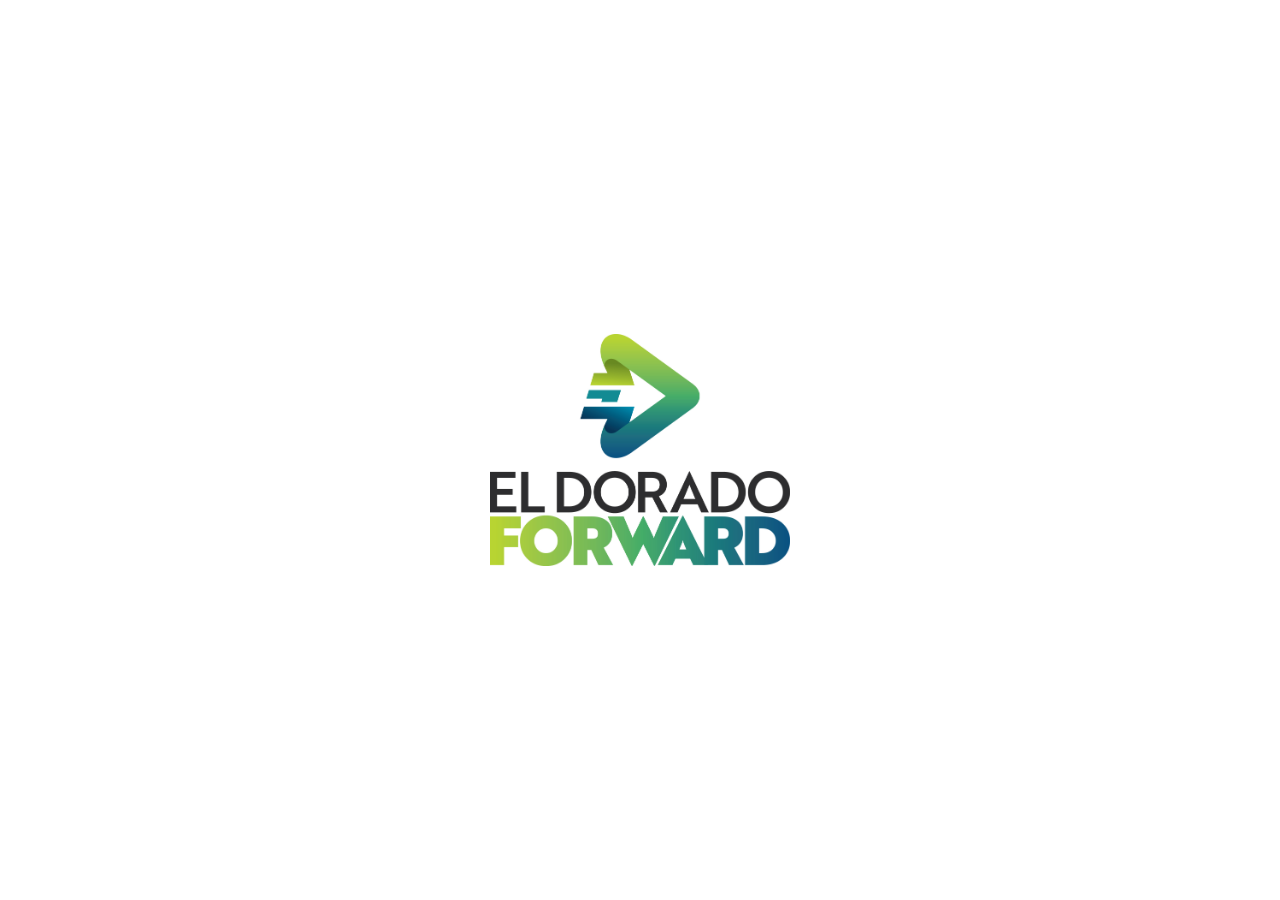
<file: index.html>
<!DOCTYPE html>
<html lang="en">
<head>
  <meta charset="UTF-8">
  <meta name="viewport" content="width=device-width, initial-scale=1.0">
  <title>El Dorado Forward</title>
  <meta name="robots" content="noindex, nofollow">
  <style>
    *, *::before, *::after { box-sizing: border-box; margin: 0; padding: 0; }
    html, body {
      height: 100%;
      width: 100%;
      background: #ffffff;
    }
    body {
      display: flex;
      align-items: center;
      justify-content: center;
      min-height: 100vh;
    }
    .logo-wrap {
      display: flex;
      align-items: center;
      justify-content: center;
    }
    .logo-wrap img {
      width: 50%;
      max-width: 600px;
      height: auto;
      display: block;
    }
  </style>
</head>
<body>
  <div class="logo-wrap">
    <img src="/images/logo.jpg" alt="El Dorado Forward">
  </div>
</body>
</html>
</file>
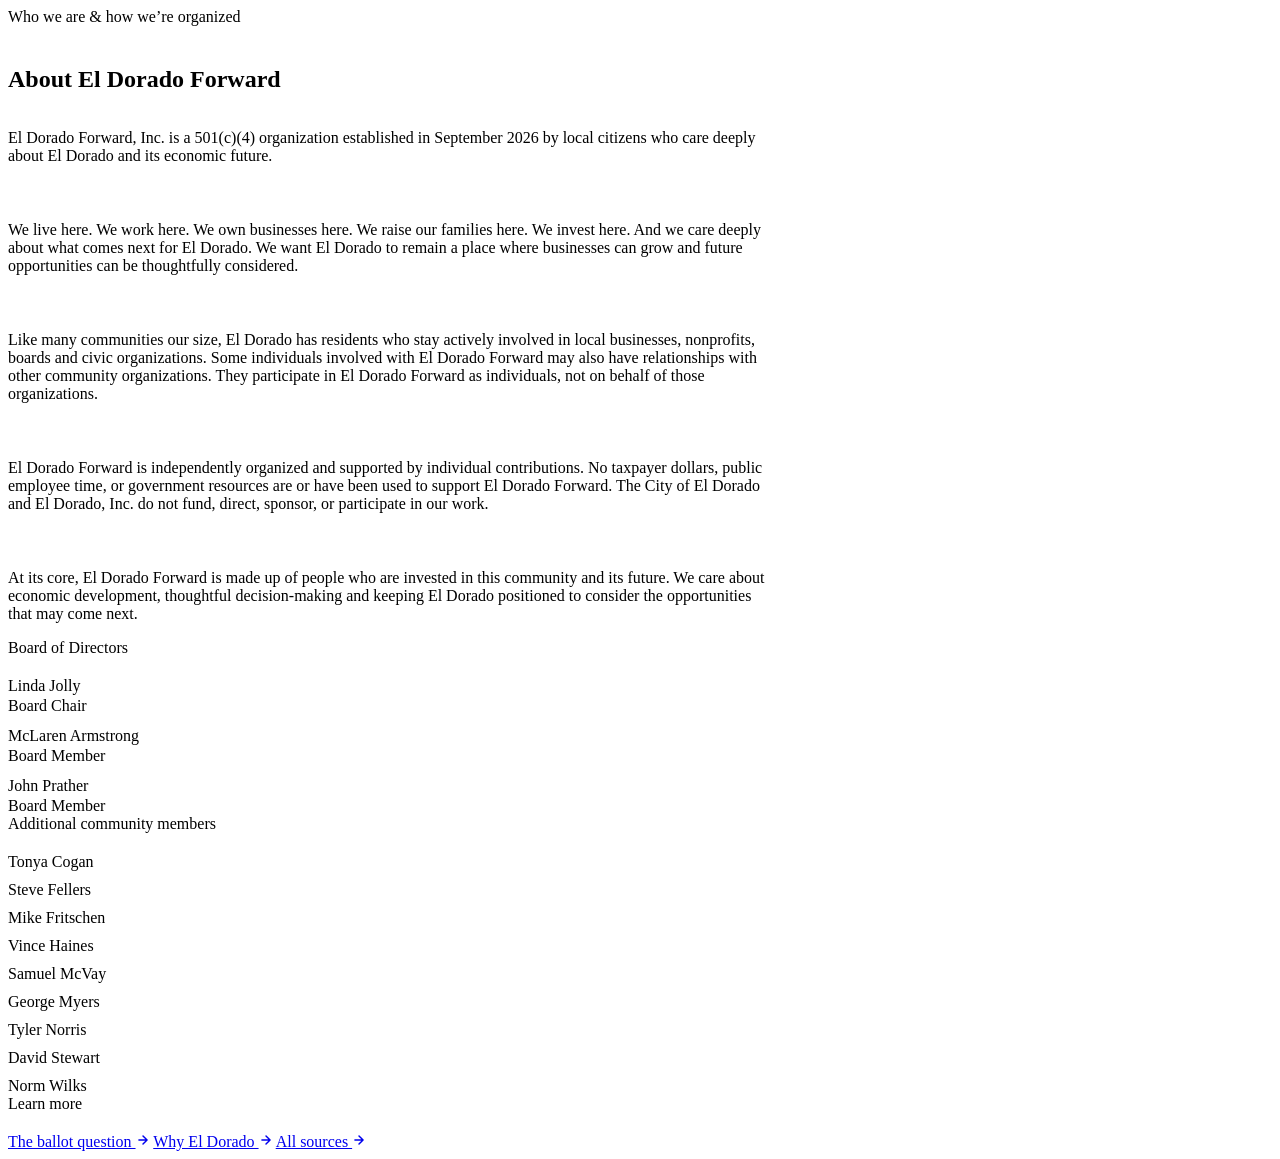
<file: about.html>
<!-- PAGE: About -->
<!-- BUILD:PAGE about -->
<!DOCTYPE html>
<html lang="en">
<head>
<title>About El Dorado Forward &middot; Who We Are</title>
<meta name="description" content="El Dorado Forward, Inc. is a 501(c)(4) organization established in September 2026 by local citizens invested in El Dorado&#39;s economic future.">
<!-- CANONICAL: https://eldoradoforward.com/about/ -->
<!-- OG_TITLE: About El Dorado Forward &middot; Who We Are -->
<!-- INJECT:HEAD -->
</head>
<body>
<!-- INJECT:HEADER -->
<main>

<!-- PAGE HEADER -->
<section class="edf-section edf-section--subtle edf-section--pad8">
  <div class="edf-section__inner">
    <div style="display:flex;flex-direction:column;gap:20px;max-width:760px;">
      <div class="edf-eyebrow">
        <span class="edf-eyebrow__bar"></span>
        Who we are &amp; how we&rsquo;re organized
      </div>
      <h1 class="edf-h2">About El Dorado Forward</h1>
    </div>
  </div>
</section>

<!-- WHO WE ARE -->
<section class="edf-section">
  <div class="edf-section__inner">
    <div style="display:flex;flex-direction:column;gap:24px;max-width:760px;">
      <p class="edf-p">El Dorado Forward, Inc. is a 501(c)(4) organization established in September 2026 by local citizens who care deeply about El Dorado and its economic future.</p>
      <p class="edf-p">We live here. We work here. We own businesses here. We raise our families here. We invest here. And we care deeply about what comes next for El Dorado. We want El Dorado to remain a place where businesses can grow and future opportunities can be thoughtfully considered.</p>
      <p class="edf-p">Like many communities our size, El Dorado has residents who stay actively involved in local businesses, nonprofits, boards and civic organizations. Some individuals involved with El Dorado Forward may also have relationships with other community organizations. They participate in El Dorado Forward as individuals, not on behalf of those organizations.</p>
      <p class="edf-p">El Dorado Forward is independently organized and supported by individual contributions. No taxpayer dollars, public employee time, or government resources are or have been used to support El Dorado Forward. The City of El Dorado and El Dorado, Inc. do not fund, direct, sponsor, or participate in our work.</p>
      <p class="edf-p">At its core, El Dorado Forward is made up of people who are invested in this community and its future. We care about economic development, thoughtful decision-making and keeping El Dorado positioned to consider the opportunities that may come next.</p>
    </div>
  </div>
</section>

<!-- BOARD + PARTICIPANTS -->
<section class="edf-section edf-section--subtle edf-section--pad8">
  <div class="edf-section__inner">
    <div class="edf-two-col edf-two-col--top" style="gap:48px;">

      <!-- Board of Directors -->
      <div style="display:flex;flex-direction:column;gap:20px;">
        <div class="edf-eyebrow">
          <span class="edf-eyebrow__bar"></span>
          Board of Directors
        </div>
        <ul style="list-style:none;padding:0;margin:0;display:flex;flex-direction:column;gap:12px;">
          <li style="display:flex;flex-direction:column;gap:2px;">
            <span style="font:700 17px/1.3 var(--font-body);color:var(--fg-1);">Linda Jolly</span>
            <span style="font:500 14px/1.4 var(--font-body);color:var(--fg-3);">Board Chair</span>
          </li>
          <li style="display:flex;flex-direction:column;gap:2px;">
            <span style="font:700 17px/1.3 var(--font-body);color:var(--fg-1);">McLaren Armstrong</span>
            <span style="font:500 14px/1.4 var(--font-body);color:var(--fg-3);">Board Member</span>
          </li>
          <li style="display:flex;flex-direction:column;gap:2px;">
            <span style="font:700 17px/1.3 var(--font-body);color:var(--fg-1);">John Prather</span>
            <span style="font:500 14px/1.4 var(--font-body);color:var(--fg-3);">Board Member</span>
          </li>
        </ul>
      </div>

      <!-- Community Participants -->
      <div style="display:flex;flex-direction:column;gap:20px;">
        <div class="edf-eyebrow">
          <span class="edf-eyebrow__bar"></span>
          Additional community members
        </div>
        <ul style="list-style:none;padding:0;margin:0;display:flex;flex-direction:column;gap:10px;">
          <li style="font:600 17px/1.3 var(--font-body);color:var(--fg-1);">Tonya Cogan</li>
          <li style="font:600 17px/1.3 var(--font-body);color:var(--fg-1);">Steve Fellers</li>
          <li style="font:600 17px/1.3 var(--font-body);color:var(--fg-1);">Mike Fritschen</li>
          <li style="font:600 17px/1.3 var(--font-body);color:var(--fg-1);">Vince Haines</li>
          <li style="font:600 17px/1.3 var(--font-body);color:var(--fg-1);">Samuel McVay</li>
          <li style="font:600 17px/1.3 var(--font-body);color:var(--fg-1);">George Myers</li>
          <li style="font:600 17px/1.3 var(--font-body);color:var(--fg-1);">Tyler Norris</li>
          <li style="font:600 17px/1.3 var(--font-body);color:var(--fg-1);">David Stewart</li>
          <li style="font:600 17px/1.3 var(--font-body);color:var(--fg-1);">Norm Wilks</li>
        </ul>
      </div>

    </div>
  </div>
</section>

<!-- PAGE NAV -->
<section class="edf-section edf-section--pad8">
  <div class="edf-section__inner">
    <div style="display:flex;flex-direction:column;gap:20px;">
      <div class="edf-eyebrow">
        <span class="edf-eyebrow__bar"></span>
        Learn more
      </div>
      <div class="edf-link-row">
        <a href="/ballot/"      class="edf-btn edf-btn--secondary edf-btn--sm">The ballot question <svg class="edf-btn__arrow" width="14" height="14" viewBox="0 0 24 24" fill="none" stroke="currentColor" stroke-width="2.5" stroke-linecap="round" stroke-linejoin="round"><path d="M5 12h14M12 5l7 7-7 7"/></svg></a>
        <a href="/why/"         class="edf-btn edf-btn--secondary edf-btn--sm">Why El Dorado <svg class="edf-btn__arrow" width="14" height="14" viewBox="0 0 24 24" fill="none" stroke="currentColor" stroke-width="2.5" stroke-linecap="round" stroke-linejoin="round"><path d="M5 12h14M12 5l7 7-7 7"/></svg></a>
        <a href="/sources/"     class="edf-btn edf-btn--secondary edf-btn--sm">All sources <svg class="edf-btn__arrow" width="14" height="14" viewBox="0 0 24 24" fill="none" stroke="currentColor" stroke-width="2.5" stroke-linecap="round" stroke-linejoin="round"><path d="M5 12h14M12 5l7 7-7 7"/></svg></a>
      </div>
    </div>
  </div>
</section>

</main>
<!-- INJECT:FOOTER -->
</body>
</html>
</file>
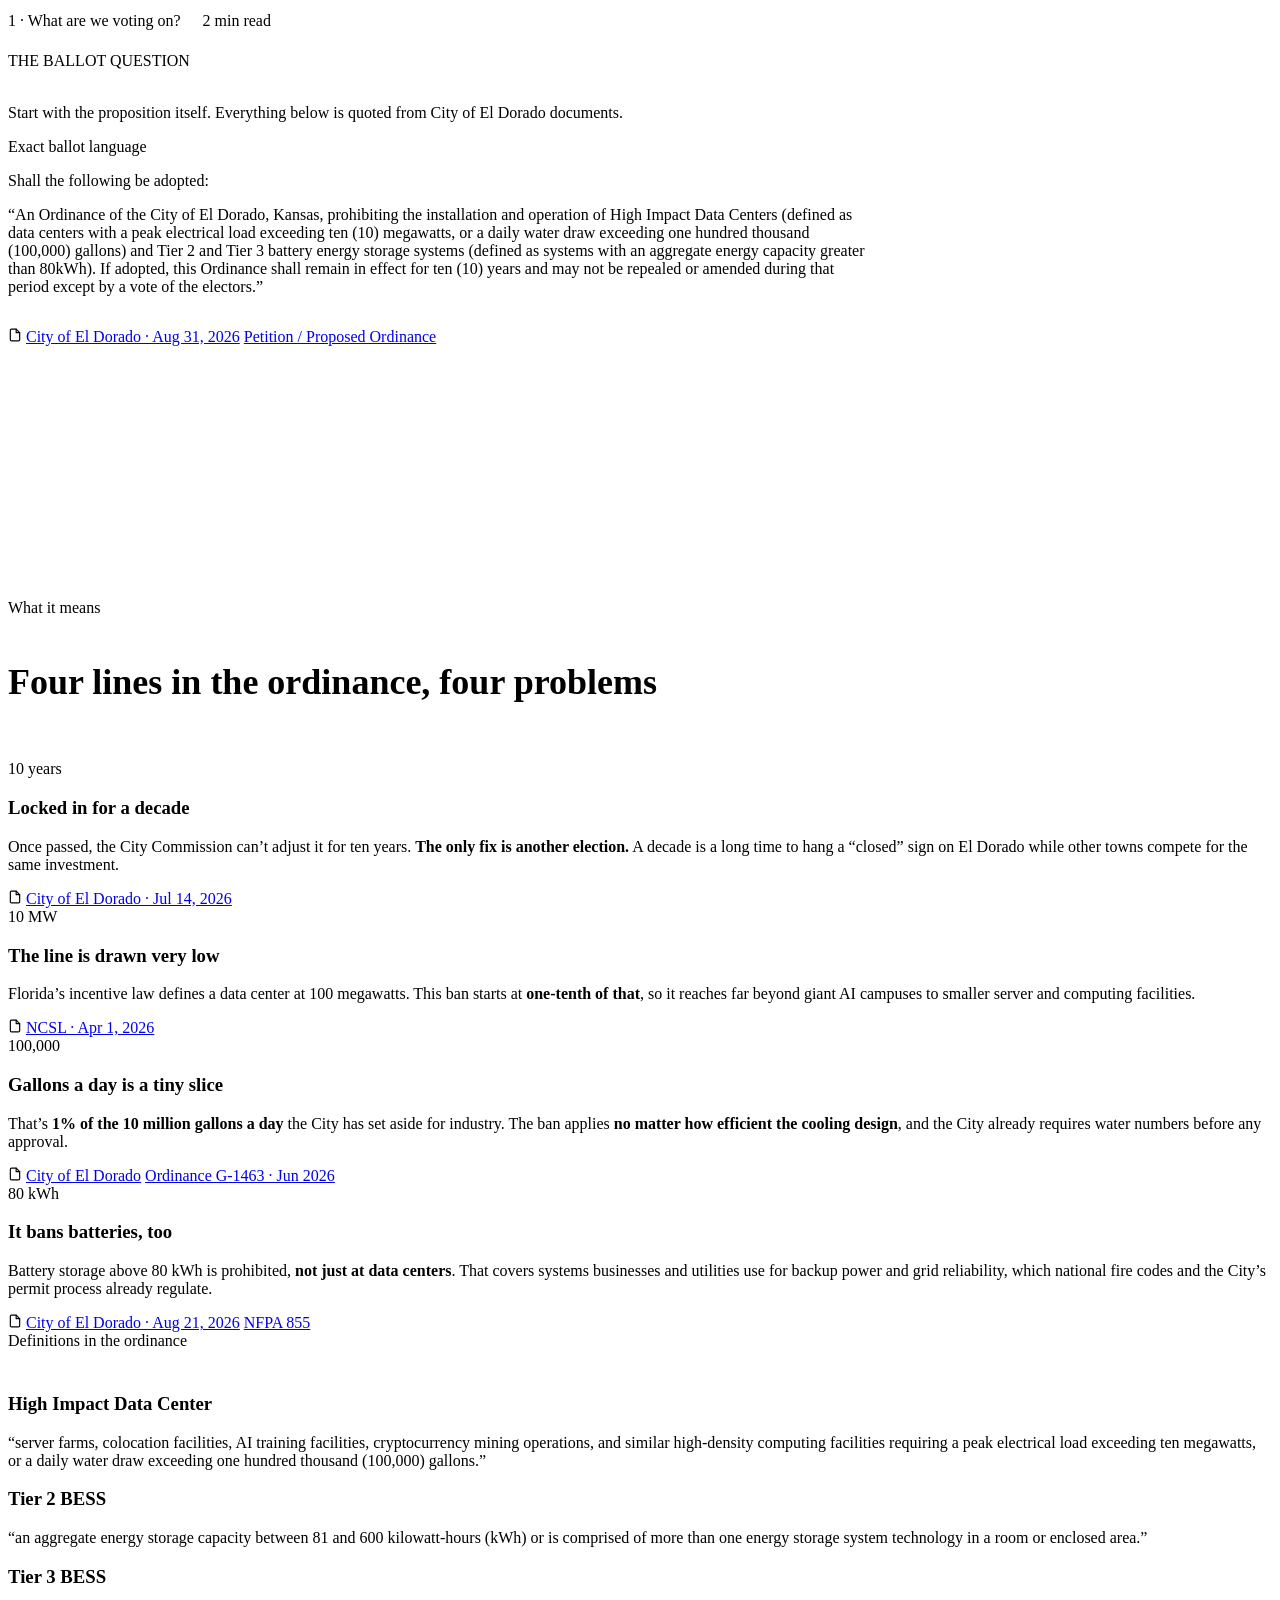
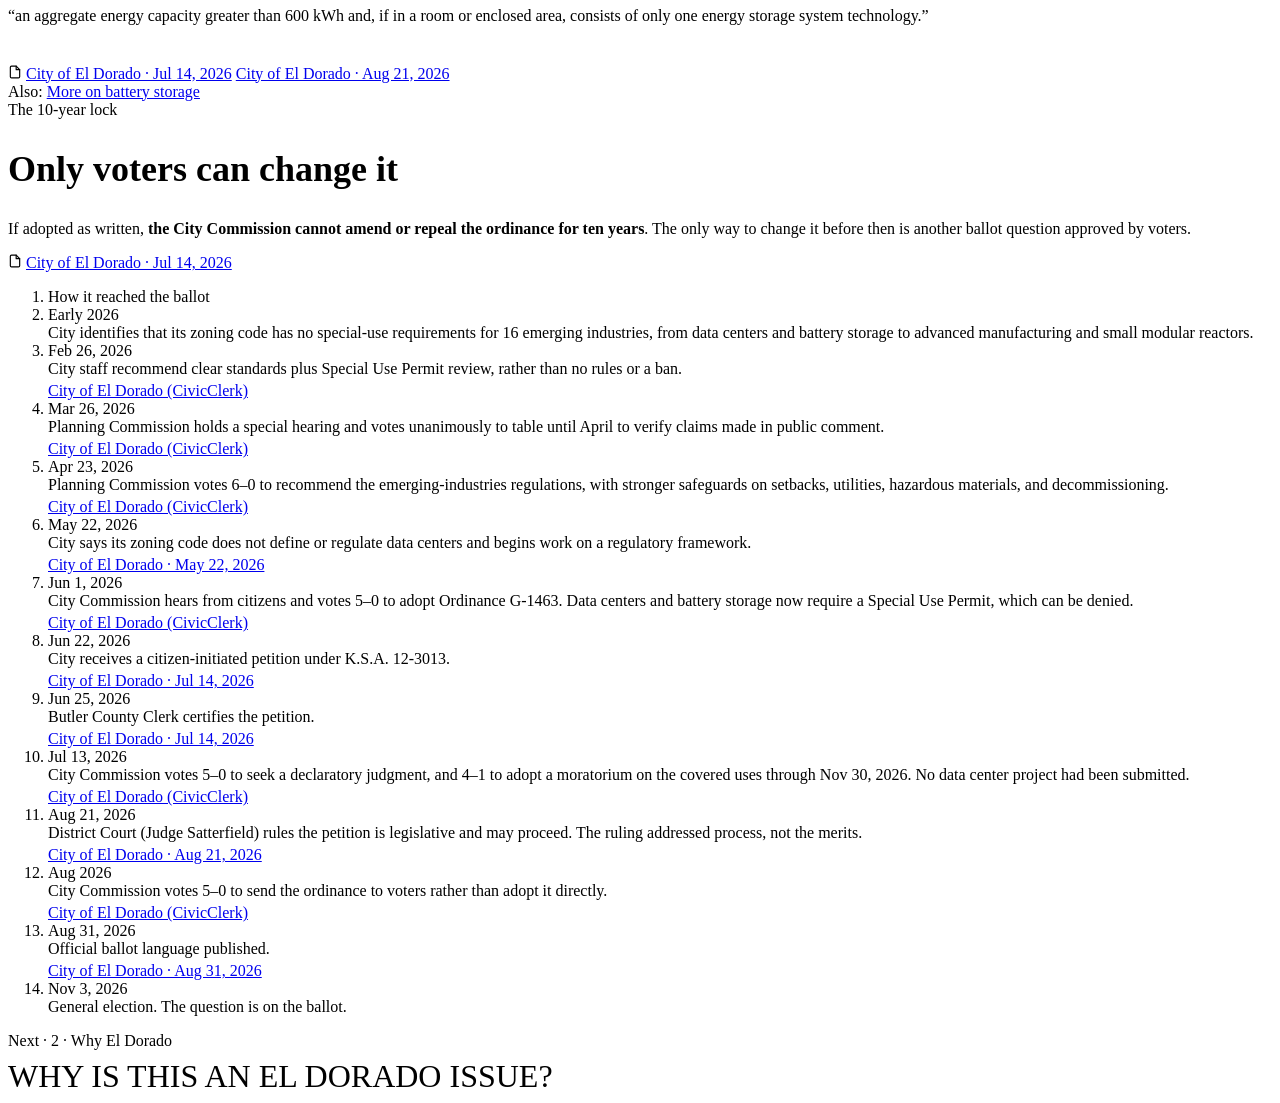
<file: ballot.html>
<!-- PAGE: Ballot -->
<!DOCTYPE html>
<html lang="en">
<head>
<title>The Ballot Question · El Dorado Forward</title>
<meta name="description" content="Read the exact ballot language for the November 3 special election in El Dorado, Kansas, and understand what a Yes or No vote means.">
<!-- CANONICAL: https://eldoradoforward.com/ballot/ -->
<!-- OG_TITLE: The Ballot Question · El Dorado Forward -->
<!-- INJECT:HEAD -->
</head>
<body>
<!-- INJECT:HEADER -->
<main>

<!-- PAGE HEAD -->
<section class="edf-section edf-section--subtle edf-section--pad8">
  <div class="edf-section__inner">
    <div style="display:flex;flex-direction:column;gap:18px;max-width:820px;">
      <div style="display:flex;gap:12px;align-items:center;flex-wrap:wrap;">
        <div class="edf-eyebrow">
          <span class="edf-eyebrow__bar"></span>
          1 &middot; What are we voting on?
        </div>
        <span style="display:inline-flex;align-items:center;gap:6px;font:600 13px/1 var(--font-body);color:var(--fg-2);background:var(--bg-page);border:1px solid var(--border-1);border-radius:var(--radius-sm);padding:4px 10px;">2 min read</span>
      </div>
      <h1 style="font:var(--type-h1);text-transform:uppercase;letter-spacing:var(--tracking-display);margin:0;">The ballot question</h1>
      <p class="edf-p">Start with the proposition itself. Everything below is quoted from City of El Dorado documents.</p>
    </div>
  </div>
</section>

<!-- EXACT BALLOT LANGUAGE -->
<section class="edf-section edf-section--pad8">
  <div class="edf-section__inner">
    <div style="display:flex;flex-direction:column;gap:16px;max-width:860px;">
      <div class="edf-eyebrow">
        <span class="edf-eyebrow__bar"></span>
        Exact ballot language
      </div>
      <div class="edf-ballot-box">
        <span class="edf-ballot-box__label">Shall the following be adopted:</span>
        <p class="edf-ballot-box__text">&ldquo;An Ordinance of the City of El Dorado, Kansas, prohibiting the installation and operation of High Impact Data Centers (defined as data centers with a peak electrical load exceeding ten (10) megawatts, or a daily water draw exceeding one hundred thousand (100,000) gallons) and Tier 2 and Tier 3 battery energy storage systems (defined as systems with an aggregate energy capacity greater than 80kWh). If adopted, this Ordinance shall remain in effect for ten (10) years and may not be repealed or amended during that period except by a vote of the electors.&rdquo;</p>
      </div>
      <div class="edf-src">
        <div class="edf-src__row">
          <svg width="14" height="14" viewBox="0 0 24 24" fill="none" stroke="currentColor" stroke-width="2" stroke-linecap="round" stroke-linejoin="round"><path d="M14 2H6a2 2 0 0 0-2 2v16a2 2 0 0 0 2 2h12a2 2 0 0 0 2-2V8z"/><polyline points="14 2 14 8 20 8"/></svg>
          <a href="https://eldoks.gov/m/newsflash/Home/Detail/692" target="_blank" rel="noopener">City of El Dorado &middot; Aug 31, 2026</a>
          <span class="edf-src__sep"></span>
          <a href="/research/library/pdf/eldorado-petition-ordinance.pdf" target="_blank" rel="noopener">Petition / Proposed Ordinance</a>
        </div>
      </div>
    </div>
  </div>
</section>

<!-- VOTE NO BANNER -->
<section class="edf-section edf-section--blue edf-section--pad8">
  <div class="edf-section__inner">
    <div class="edf-two-col" style="color:#fff;">
      <div class="edf-two-col__text" style="gap:18px;">
        <div class="edf-eyebrow" style="color:var(--edf-lime);">
          <span class="edf-eyebrow__bar"></span>
          Our answer to this question
        </div>
        <h2 style="font:var(--type-h2);font-size:clamp(72px,11vw,160px);line-height:0.9;text-transform:uppercase;letter-spacing:var(--tracking-display);margin:0;">Vote <span style="color:var(--edf-lime);">No</span></h2>
        <p style="font:500 20px/1.45 var(--font-body);color:var(--fg-on-dark-2);max-width:520px;margin:0;">A No vote keeps the rules El Dorado already adopted. Every data center and battery project still needs a Special Use Permit, public hearings, and conditions set project by project, and <strong style="color:#fff;">the City can still say no</strong>.</p>
      </div>
      <div class="edf-ballot-card">
        <span class="edf-ballot-card__eyebrow">Nov 3 ballot</span>
        <div class="edf-ballot-card__option edf-ballot-card__option--inactive">
          <span class="edf-ballot-card__bubble"></span>
          Yes
        </div>
        <div class="edf-ballot-card__option edf-ballot-card__option--active">
          <span class="edf-ballot-card__bubble edf-ballot-card__bubble--active"></span>
          No
        </div>
      </div>
    </div>
  </div>
</section>

<!-- FOUR PROBLEMS -->
<section class="edf-section edf-section--subtle edf-section--pad8">
  <div class="edf-section__inner">
    <div style="display:flex;flex-direction:column;gap:28px;">
      <div style="display:flex;flex-direction:column;gap:14px;">
        <div class="edf-eyebrow">
          <span class="edf-eyebrow__bar"></span>
          What it means
        </div>
        <h2 class="edf-h2" style="font-size:36px;">Four lines in the ordinance, four problems</h2>
      </div>

      <div class="edf-four-problems">

        <!-- Card 1: 10 years -->
        <div class="edf-problem-card">
          <div class="edf-problem-card__stat">10 years</div>
          <div class="edf-problem-card__body">
            <h3 class="edf-problem-card__title">Locked in for a decade</h3>
            <p class="edf-problem-card__text">Once passed, the City Commission can&rsquo;t adjust it for ten years. <strong>The only fix is another election.</strong> A decade is a long time to hang a &ldquo;closed&rdquo; sign on El Dorado while other towns compete for the same investment.</p>
            <div class="edf-src">
              <div class="edf-src__row">
                <svg width="14" height="14" viewBox="0 0 24 24" fill="none" stroke="currentColor" stroke-width="2" stroke-linecap="round" stroke-linejoin="round"><path d="M14 2H6a2 2 0 0 0-2 2v16a2 2 0 0 0 2 2h12a2 2 0 0 0 2-2V8z"/><polyline points="14 2 14 8 20 8"/></svg>
                <a href="https://www.eldoks.gov/m/newsflash/home/detail/665" target="_blank" rel="noopener">City of El Dorado &middot; Jul 14, 2026</a>
              </div>
            </div>
          </div>
        </div>

        <!-- Card 2: 10 MW -->
        <div class="edf-problem-card">
          <div class="edf-problem-card__stat">10 MW</div>
          <div class="edf-problem-card__body">
            <h3 class="edf-problem-card__title">The line is drawn very low</h3>
            <p class="edf-problem-card__text">Florida&rsquo;s incentive law defines a data center at 100 megawatts. This ban starts at <strong>one-tenth of that</strong>, so it reaches far beyond giant AI campuses to smaller server and computing facilities.</p>
            <div class="edf-src">
              <div class="edf-src__row">
                <svg width="14" height="14" viewBox="0 0 24 24" fill="none" stroke="currentColor" stroke-width="2" stroke-linecap="round" stroke-linejoin="round"><path d="M14 2H6a2 2 0 0 0-2 2v16a2 2 0 0 0 2 2h12a2 2 0 0 0 2-2V8z"/><polyline points="14 2 14 8 20 8"/></svg>
                <a href="https://www.ncsl.org/fiscal/subsidizing-servers-how-states-are-competing-to-attract-data-centers" target="_blank" rel="noopener">NCSL &middot; Apr 1, 2026</a>
              </div>
            </div>
          </div>
        </div>

        <!-- Card 3: 100,000 -->
        <div class="edf-problem-card">
          <div class="edf-problem-card__stat">100,000</div>
          <div class="edf-problem-card__body">
            <h3 class="edf-problem-card__title">Gallons a day is a tiny slice</h3>
            <p class="edf-problem-card__text">That&rsquo;s <strong>1% of the 10 million gallons a day</strong> the City has set aside for industry. The ban applies <strong>no matter how efficient the cooling design</strong>, and the City already requires water numbers before any approval.</p>
            <div class="edf-src">
              <div class="edf-src__row">
                <svg width="14" height="14" viewBox="0 0 24 24" fill="none" stroke="currentColor" stroke-width="2" stroke-linecap="round" stroke-linejoin="round"><path d="M14 2H6a2 2 0 0 0-2 2v16a2 2 0 0 0 2 2h12a2 2 0 0 0 2-2V8z"/><polyline points="14 2 14 8 20 8"/></svg>
                <a href="https://www.eldoks.gov/376/Industrial-Water" target="_blank" rel="noopener">City of El Dorado</a>
                <span class="edf-src__sep"></span>
                <a href="/research/library/pdf/eldorado-zoning-amendments-approved.pdf" target="_blank" rel="noopener">Ordinance G-1463 &middot; Jun 2026</a>
              </div>
            </div>
          </div>
        </div>

        <!-- Card 4: 80 kWh -->
        <div class="edf-problem-card">
          <div class="edf-problem-card__stat">80 kWh</div>
          <div class="edf-problem-card__body">
            <h3 class="edf-problem-card__title">It bans batteries, too</h3>
            <p class="edf-problem-card__text">Battery storage above 80 kWh is prohibited, <strong>not just at data centers</strong>. That covers systems businesses and utilities use for backup power and grid reliability, which national fire codes and the City&rsquo;s permit process already regulate.</p>
            <div class="edf-src">
              <div class="edf-src__row">
                <svg width="14" height="14" viewBox="0 0 24 24" fill="none" stroke="currentColor" stroke-width="2" stroke-linecap="round" stroke-linejoin="round"><path d="M14 2H6a2 2 0 0 0-2 2v16a2 2 0 0 0 2 2h12a2 2 0 0 0 2-2V8z"/><polyline points="14 2 14 8 20 8"/></svg>
                <a href="https://www.eldoks.gov/m/newsflash/home/detail/683" target="_blank" rel="noopener">City of El Dorado &middot; Aug 21, 2026</a>
                <span class="edf-src__sep"></span>
                <a href="https://link.nfpa.org/all-publications/855/2023" target="_blank" rel="noopener">NFPA 855</a>
              </div>
            </div>
          </div>
        </div>

      </div>
    </div>
  </div>
</section>

<!-- DEFINITIONS -->
<section class="edf-section edf-section--pad8">
  <div class="edf-section__inner">
    <div style="display:flex;flex-direction:column;gap:24px;">
      <div class="edf-eyebrow">
        <span class="edf-eyebrow__bar"></span>
        Definitions in the ordinance
      </div>
      <div class="edf-def-grid">
        <div class="edf-def-card">
          <h3 class="edf-def-card__title">High Impact Data Center</h3>
          <p class="edf-def-card__text">&ldquo;server farms, colocation facilities, AI training facilities, cryptocurrency mining operations, and similar high-density computing facilities requiring a peak electrical load exceeding ten megawatts, or a daily water draw exceeding one hundred thousand (100,000) gallons.&rdquo;</p>
        </div>
        <div class="edf-def-card">
          <h3 class="edf-def-card__title">Tier 2 BESS</h3>
          <p class="edf-def-card__text">&ldquo;an aggregate energy storage capacity between 81 and 600 kilowatt-hours (kWh) or is comprised of more than one energy storage system technology in a room or enclosed area.&rdquo;</p>
        </div>
        <div class="edf-def-card">
          <h3 class="edf-def-card__title">Tier 3 BESS</h3>
          <p class="edf-def-card__text">&ldquo;an aggregate energy capacity greater than 600 kWh and, if in a room or enclosed area, consists of only one energy storage system technology.&rdquo;</p>
        </div>
      </div>
      <div class="edf-src">
        <div class="edf-src__row">
          <svg width="14" height="14" viewBox="0 0 24 24" fill="none" stroke="currentColor" stroke-width="2" stroke-linecap="round" stroke-linejoin="round"><path d="M14 2H6a2 2 0 0 0-2 2v16a2 2 0 0 0 2 2h12a2 2 0 0 0 2-2V8z"/><polyline points="14 2 14 8 20 8"/></svg>
          <a href="https://www.eldoks.gov/m/newsflash/home/detail/665" target="_blank" rel="noopener">City of El Dorado &middot; Jul 14, 2026</a>
          <span class="edf-src__sep"></span>
          <a href="https://www.eldoks.gov/m/newsflash/home/detail/683" target="_blank" rel="noopener">City of El Dorado &middot; Aug 21, 2026</a>
        </div>
        <div class="edf-src__also">
          <span>Also:</span>
          <a href="/battery/" rel="noopener">More on battery storage</a>
        </div>
      </div>
    </div>
  </div>
</section>

<!-- 10-YEAR LOCK + TIMELINE -->
<section class="edf-section edf-section--subtle edf-section--pad8">
  <div class="edf-section__inner">
    <div class="edf-two-col edf-two-col--top">

      <div class="edf-two-col__text" style="gap:16px;">
        <div class="edf-eyebrow">
          <span class="edf-eyebrow__bar"></span>
          The 10-year lock
        </div>
        <h2 class="edf-h2" style="font-size:36px;">Only voters can change it</h2>
        <p class="edf-p">If adopted as written, <strong>the City Commission cannot amend or repeal the ordinance for ten years</strong>. The only way to change it before then is another ballot question approved by voters.</p>
        <div class="edf-src">
          <div class="edf-src__row">
            <svg width="14" height="14" viewBox="0 0 24 24" fill="none" stroke="currentColor" stroke-width="2" stroke-linecap="round" stroke-linejoin="round"><path d="M14 2H6a2 2 0 0 0-2 2v16a2 2 0 0 0 2 2h12a2 2 0 0 0 2-2V8z"/><polyline points="14 2 14 8 20 8"/></svg>
            <a href="https://www.eldoks.gov/m/newsflash/home/detail/665" target="_blank" rel="noopener">City of El Dorado &middot; Jul 14, 2026</a>
          </div>
        </div>
      </div>

      <div>
        <ol class="edf-timeline">
          <li class="edf-timeline__header">How it reached the ballot</li>

          <li class="edf-timeline__item">
            <span class="edf-timeline__date">Early 2026</span>
            <div class="edf-timeline__body">City identifies that its zoning code has no special-use requirements for 16 emerging industries, from data centers and battery storage to advanced manufacturing and small modular reactors.</div>
          </li>
          <li class="edf-timeline__item">
            <span class="edf-timeline__date">Feb 26, 2026</span>
            <div class="edf-timeline__body">
              City staff recommend clear standards plus Special Use Permit review, rather than no rules or a ban.
              <div class="edf-src" style="margin-top:4px;"><div class="edf-src__row"><a href="https://eldoradoks.portal.civicclerk.com/event/1213/files/agenda/2274" target="_blank" rel="noopener">City of El Dorado (CivicClerk)</a></div></div>
            </div>
          </li>
          <li class="edf-timeline__item">
            <span class="edf-timeline__date">Mar 26, 2026</span>
            <div class="edf-timeline__body">
              Planning Commission holds a special hearing and votes unanimously to table until April to verify claims made in public comment.
              <div class="edf-src" style="margin-top:4px;"><div class="edf-src__row"><a href="https://eldoradoks.portal.civicclerk.com/event/1214/files/agenda/3298" target="_blank" rel="noopener">City of El Dorado (CivicClerk)</a></div></div>
            </div>
          </li>
          <li class="edf-timeline__item">
            <span class="edf-timeline__date">Apr 23, 2026</span>
            <div class="edf-timeline__body">
              Planning Commission votes 6&ndash;0 to recommend the emerging-industries regulations, with stronger safeguards on setbacks, utilities, hazardous materials, and decommissioning.
              <div class="edf-src" style="margin-top:4px;"><div class="edf-src__row"><a href="https://eldoradoks.portal.civicclerk.com/event/1215/files/agenda/3311" target="_blank" rel="noopener">City of El Dorado (CivicClerk)</a></div></div>
            </div>
          </li>
          <li class="edf-timeline__item">
            <span class="edf-timeline__date">May 22, 2026</span>
            <div class="edf-timeline__body">
              City says its zoning code does not define or regulate data centers and begins work on a regulatory framework.
              <div class="edf-src" style="margin-top:4px;"><div class="edf-src__row"><a href="https://eldoks.gov/m/newsflash/home/detail/632" target="_blank" rel="noopener">City of El Dorado &middot; May 22, 2026</a></div></div>
            </div>
          </li>
          <li class="edf-timeline__item">
            <span class="edf-timeline__date">Jun 1, 2026</span>
            <div class="edf-timeline__body">
              City Commission hears from citizens and votes 5&ndash;0 to adopt Ordinance G-1463. Data centers and battery storage now require a Special Use Permit, which can be denied.
              <div class="edf-src" style="margin-top:4px;"><div class="edf-src__row"><a href="https://eldoradoks.portal.civicclerk.com/event/1238/files/agenda/3360" target="_blank" rel="noopener">City of El Dorado (CivicClerk)</a></div></div>
            </div>
          </li>
          <li class="edf-timeline__item">
            <span class="edf-timeline__date">Jun 22, 2026</span>
            <div class="edf-timeline__body">
              City receives a citizen-initiated petition under K.S.A. 12-3013.
              <div class="edf-src" style="margin-top:4px;"><div class="edf-src__row"><a href="https://www.eldoks.gov/m/newsflash/home/detail/665" target="_blank" rel="noopener">City of El Dorado &middot; Jul 14, 2026</a></div></div>
            </div>
          </li>
          <li class="edf-timeline__item">
            <span class="edf-timeline__date">Jun 25, 2026</span>
            <div class="edf-timeline__body">
              Butler County Clerk certifies the petition.
              <div class="edf-src" style="margin-top:4px;"><div class="edf-src__row"><a href="https://www.eldoks.gov/m/newsflash/home/detail/665" target="_blank" rel="noopener">City of El Dorado &middot; Jul 14, 2026</a></div></div>
            </div>
          </li>
          <li class="edf-timeline__item">
            <span class="edf-timeline__date">Jul 13, 2026</span>
            <div class="edf-timeline__body">
              City Commission votes 5&ndash;0 to seek a declaratory judgment, and 4&ndash;1 to adopt a moratorium on the covered uses through Nov 30, 2026. No data center project had been submitted.
              <div class="edf-src" style="margin-top:4px;"><div class="edf-src__row"><a href="https://eldoradoks.portal.civicclerk.com/event/1313/files" target="_blank" rel="noopener">City of El Dorado (CivicClerk)</a></div></div>
            </div>
          </li>
          <li class="edf-timeline__item">
            <span class="edf-timeline__date">Aug 21, 2026</span>
            <div class="edf-timeline__body">
              District Court (Judge Satterfield) rules the petition is legislative and may proceed. The ruling addressed process, not the merits.
              <div class="edf-src" style="margin-top:4px;"><div class="edf-src__row"><a href="https://www.eldoks.gov/m/newsflash/home/detail/683" target="_blank" rel="noopener">City of El Dorado &middot; Aug 21, 2026</a></div></div>
            </div>
          </li>
          <li class="edf-timeline__item">
            <span class="edf-timeline__date">Aug 2026</span>
            <div class="edf-timeline__body">
              City Commission votes 5&ndash;0 to send the ordinance to voters rather than adopt it directly.
              <div class="edf-src" style="margin-top:4px;"><div class="edf-src__row"><a href="https://eldoradoks.portal.civicclerk.com/event/1317/files/agenda/4440" target="_blank" rel="noopener">City of El Dorado (CivicClerk)</a></div></div>
            </div>
          </li>
          <li class="edf-timeline__item">
            <span class="edf-timeline__date">Aug 31, 2026</span>
            <div class="edf-timeline__body">
              Official ballot language published.
              <div class="edf-src" style="margin-top:4px;"><div class="edf-src__row"><a href="https://eldoks.gov/m/newsflash/Home/Detail/692" target="_blank" rel="noopener">City of El Dorado &middot; Aug 31, 2026</a></div></div>
            </div>
          </li>
          <li class="edf-timeline__item edf-timeline__item--final">
            <span class="edf-timeline__date" style="color:var(--edf-green);">Nov 3, 2026</span>
            <div class="edf-timeline__body">General election. The question is on the ballot.</div>
          </li>
        </ol>
      </div>

    </div>
  </div>
</section>

<!-- NEXT PAGE -->
<section class="edf-section edf-section--pad8" style="border-top:1px solid var(--border-1);">
  <div class="edf-section__inner">
    <a href="/why/" style="display:flex;justify-content:space-between;align-items:center;gap:24px;text-decoration:none;color:var(--fg-1);">
      <div style="display:flex;flex-direction:column;gap:8px;">
        <div class="edf-eyebrow">
          <span class="edf-eyebrow__bar"></span>
          Next &middot; 2 &middot; Why El Dorado
        </div>
        <span style="font:var(--type-h2);text-transform:uppercase;font-size:32px;">Why is this an El Dorado issue?</span>
      </div>
      <span style="display:inline-flex;align-items:center;justify-content:center;width:52px;height:52px;border-radius:50%;background:var(--edf-blue);color:#fff;flex:none;">
        <svg width="20" height="20" viewBox="0 0 24 24" fill="none" stroke="currentColor" stroke-width="2.5" stroke-linecap="round" stroke-linejoin="round"><path d="M5 12h14M12 5l7 7-7 7"/></svg>
      </span>
    </a>
  </div>
</section>

</main>
<!-- INJECT:FOOTER -->
</body>
</html>
</file>
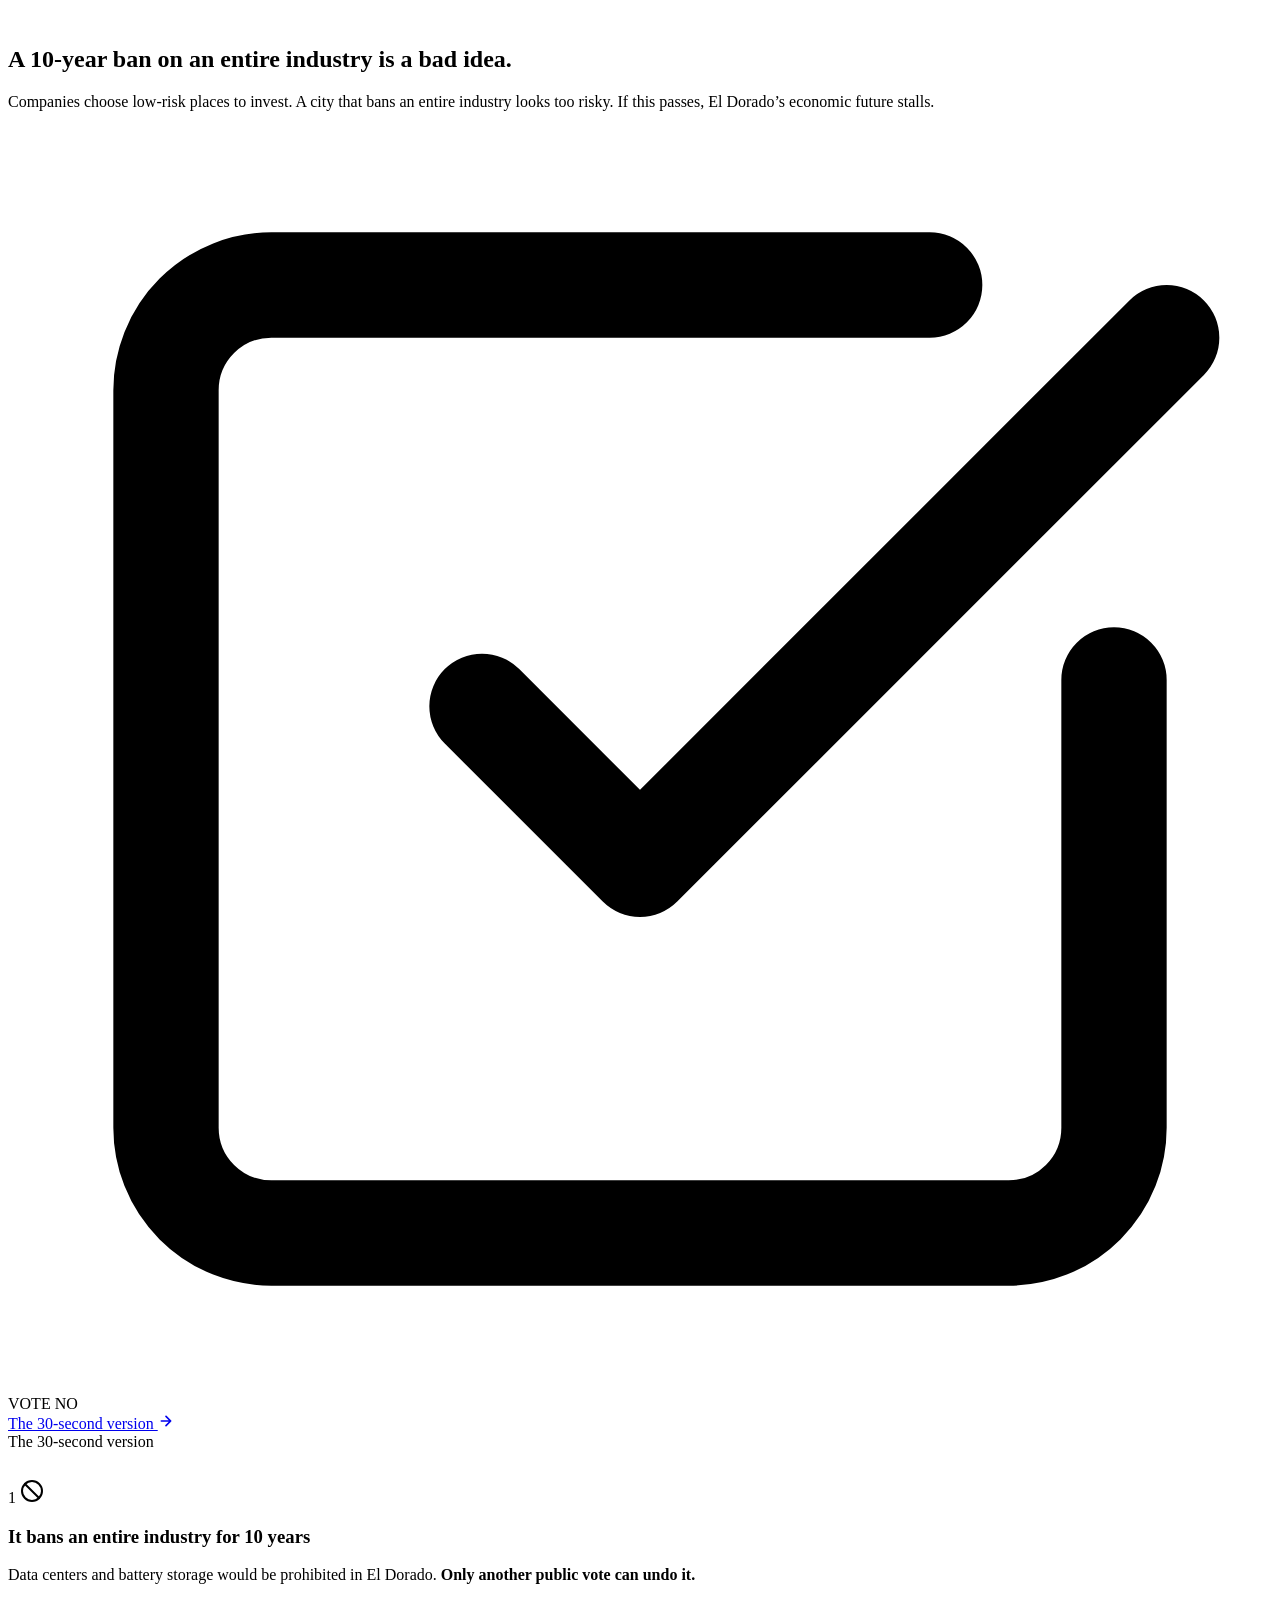
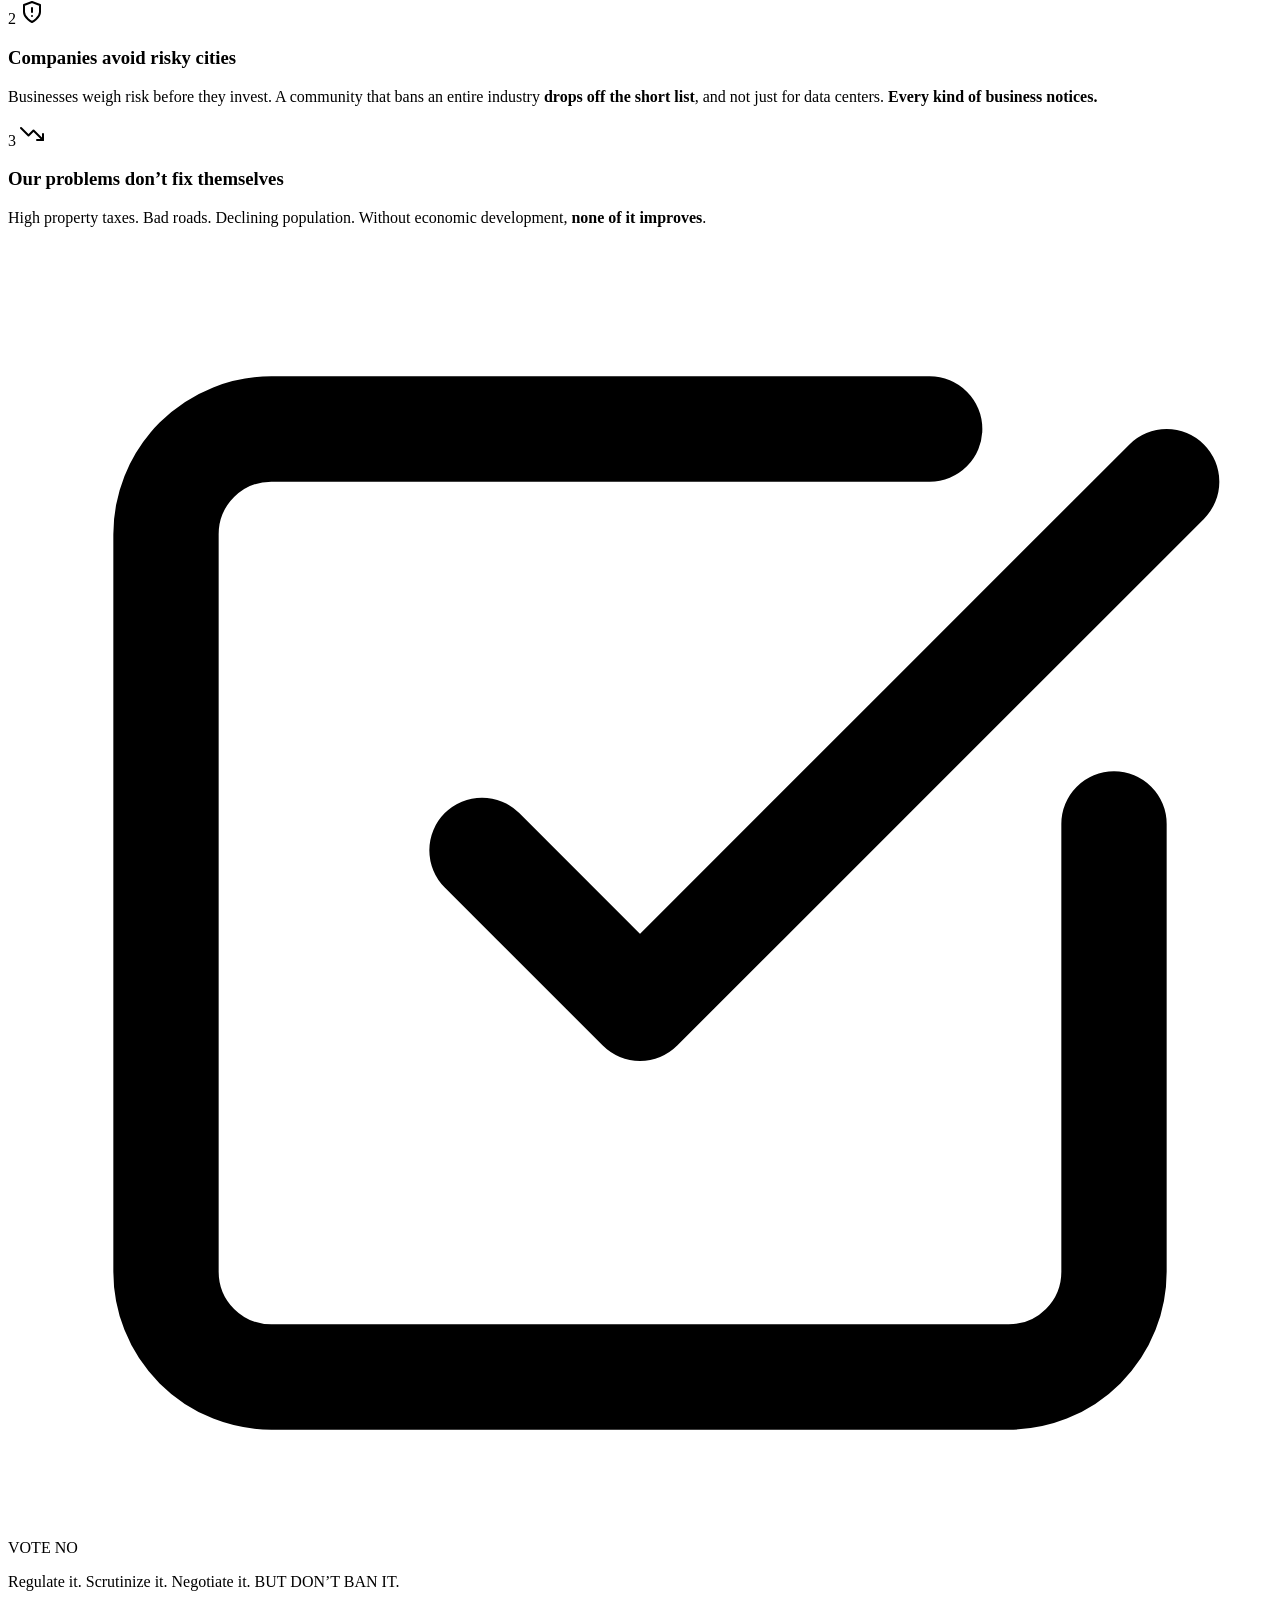
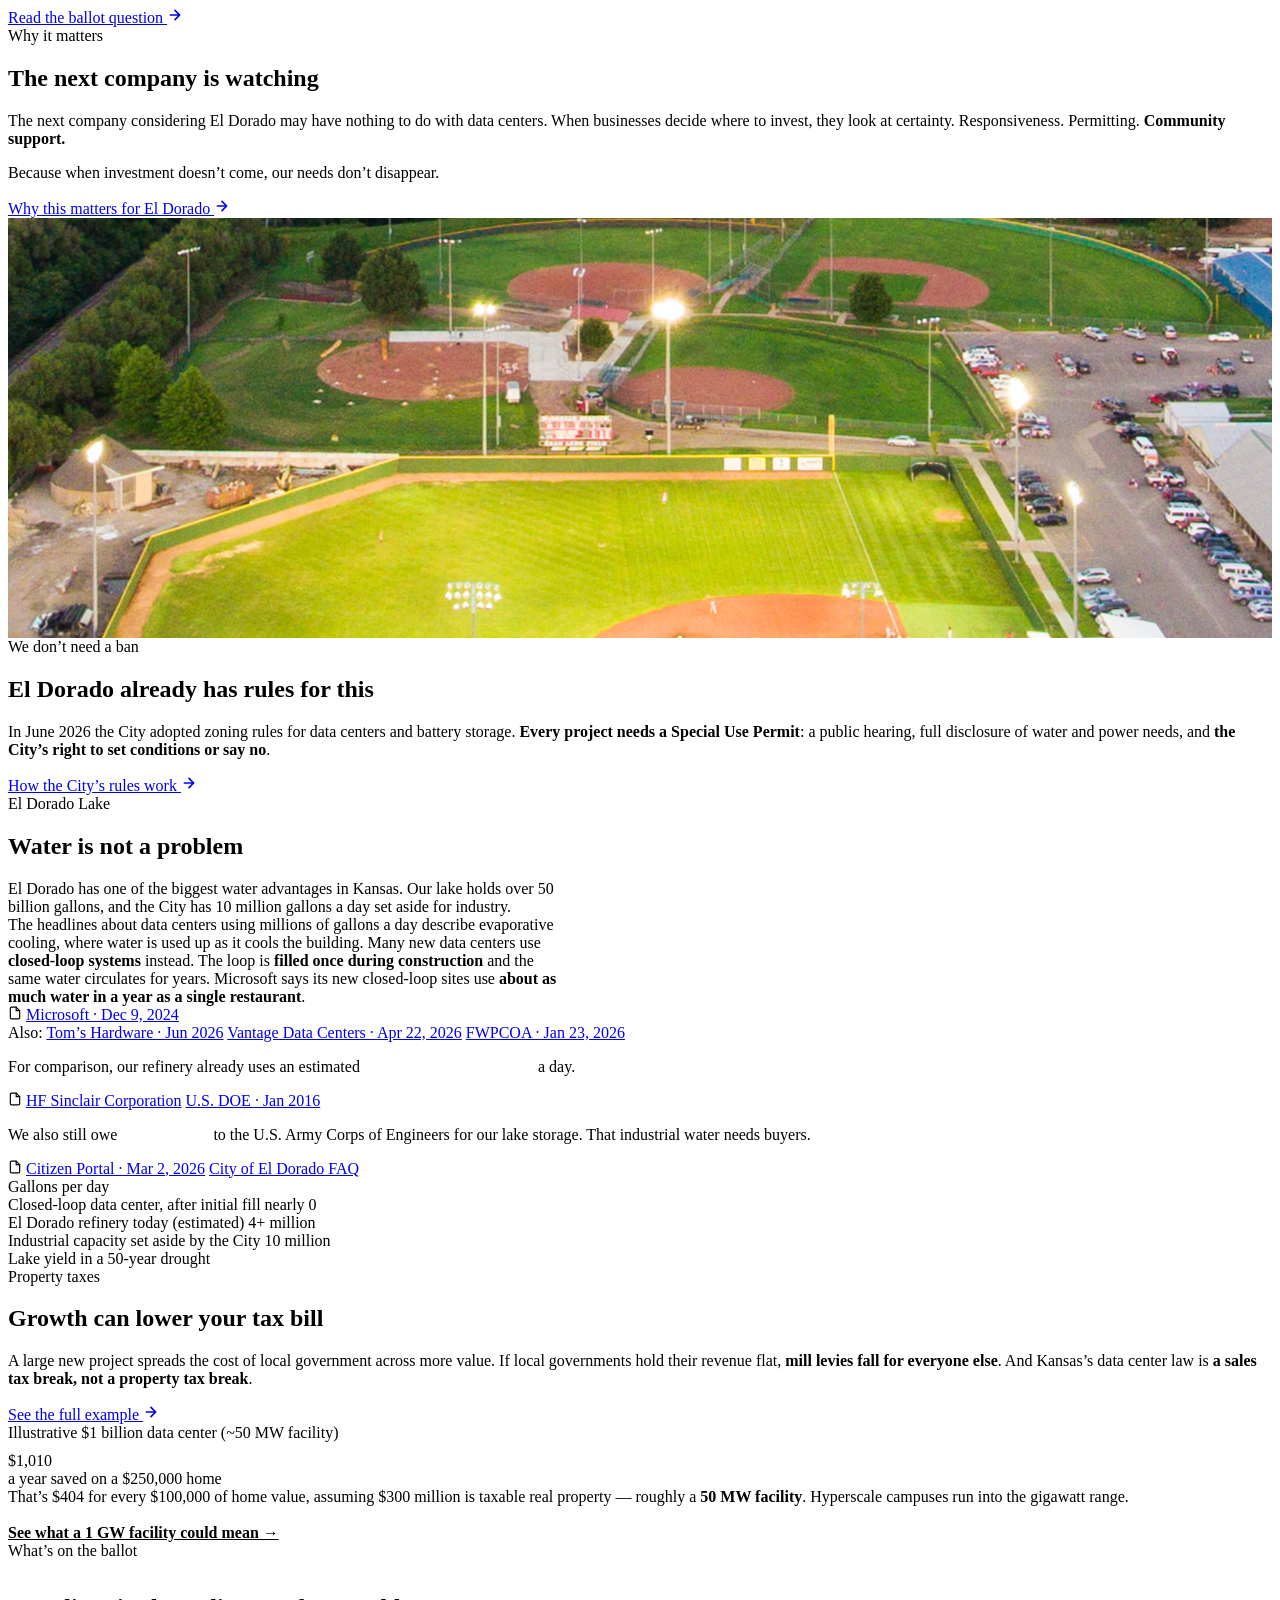
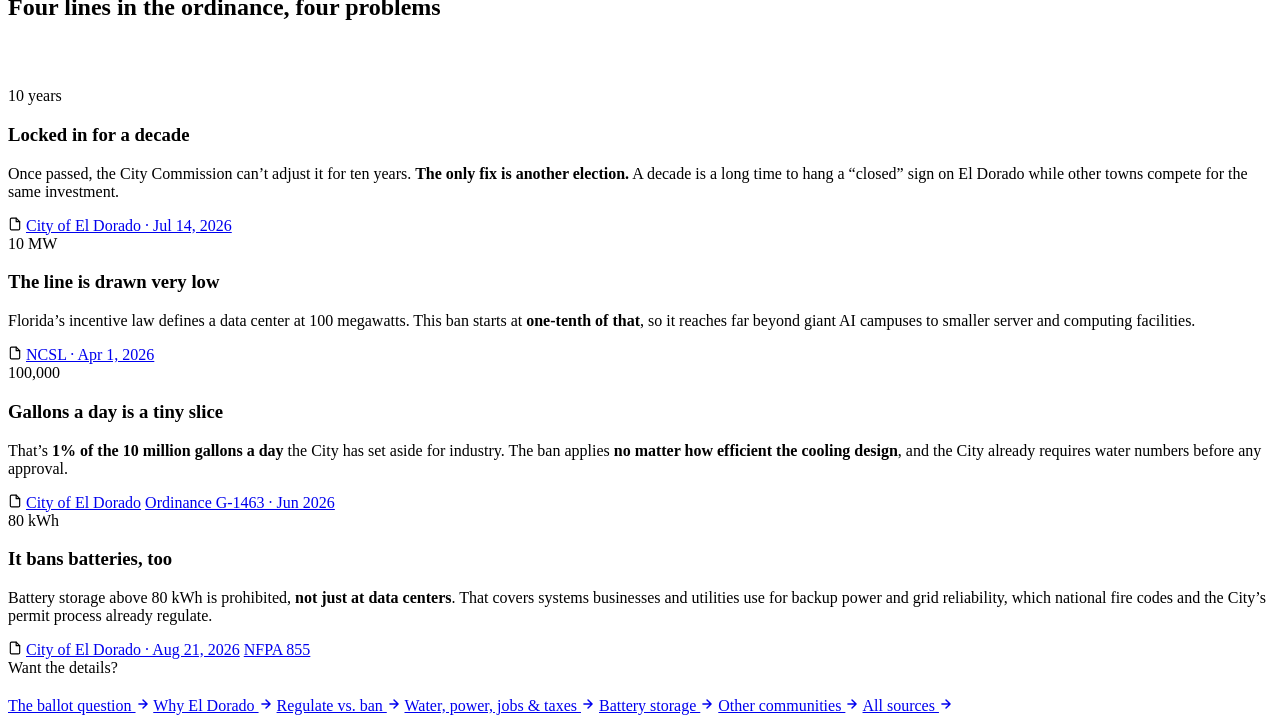
<file: home.html>
﻿<!-- PAGE: Home -->
<!-- BUILD:PAGE home -->
<!DOCTYPE html>
<html lang="en">
<head>
<title>El Dorado Forward &middot; Vote No on November 3</title>
<meta name="description" content="A 10-year ban on an entire industry is a bad idea. Vote No on November 3 in El Dorado, Kansas.">
<!-- CANONICAL: https://eldoradoforward.com/ -->
<!-- OG_TITLE: El Dorado Forward &middot; Vote No on November 3 -->
<!-- INJECT:HEAD -->
</head>
<body>
<!-- INJECT:HEADER -->
<main>

<!-- HERO -->
<section class="edf-hero">
  <div class="edf-hero__photo" role="img" aria-label="ELDO letter sculpture in front of the Ad Astra Per Aspera mural"></div>
  <div class="edf-hero__panel">
    <div class="edf-eyebrow" style="color:#fff;">
      <span class="edf-eyebrow__bar"></span>
      Tuesday, November 3 &middot; Special Election
    </div>
    <h1 class="edf-hero__h1">A 10-year ban on an entire industry is <span style="color:var(--edf-lime);">a bad idea.</span></h1>
    <p class="edf-hero__lead">Companies choose low-risk places to invest. A city that bans an entire industry looks too risky. If this passes, El Dorado&rsquo;s economic future stalls.</p>
    <div class="edf-hero__cta">
      <div class="edf-vote-no-lockup edf-vote-no-lockup--md">
        <span class="edf-vote-no-lockup__icon">
          <svg viewBox="0 0 24 24" fill="none" xmlns="http://www.w3.org/2000/svg" width="100%" height="100%" stroke="currentColor" stroke-width="2" stroke-linecap="round" stroke-linejoin="round">
            <path d="M21 10.5V19a2 2 0 0 1-2 2H5a2 2 0 0 1-2-2V5a2 2 0 0 1 2-2h12.5"/>
            <path d="m9 11 3 3L22 4"/>
          </svg>
        </span>
        <span class="edf-vote-no-lockup__text">VOTE <span class="edf-vote-no-lockup__no">NO</span></span>
      </div>
      <a href="#short" class="edf-btn edf-btn--action edf-btn--lg" onclick="event.preventDefault();var el=document.getElementById('short');el.scrollIntoView({behavior:'smooth'});">
        The 30-second version
        <svg class="edf-btn__arrow" width="16" height="16" viewBox="0 0 24 24" fill="none" stroke="currentColor" stroke-width="2.5" stroke-linecap="round" stroke-linejoin="round"><path d="M5 12h14M12 5l7 7-7 7"/></svg>
      </a>
    </div>
  </div>
  <div class="edf-hero__bar"></div>
</section>

<!-- 30-SECOND VERSION -->
<section id="short" class="edf-section edf-section--subtle edf-section--pad8">
  <div class="edf-section__inner">
    <div style="display:flex;flex-direction:column;gap:28px;">
      <div class="edf-eyebrow">
        <span class="edf-eyebrow__bar"></span>
        The 30-second version
      </div>
      <div class="edf-step-grid">
        <div class="edf-step-card">
          <div class="edf-step-card__top">
            <span class="edf-step-card__n">1</span>
            <span class="edf-step-card__icon">
              <svg width="24" height="24" viewBox="0 0 24 24" fill="none" stroke="currentColor" stroke-width="2" stroke-linecap="round" stroke-linejoin="round"><circle cx="12" cy="12" r="10"/><line x1="4.93" y1="4.93" x2="19.07" y2="19.07"/></svg>
            </span>
          </div>
          <h3 class="edf-step-card__title">It bans an entire industry for 10 years</h3>
          <p class="edf-step-card__body">Data centers and battery storage would be prohibited in El Dorado. <strong>Only another public vote can undo it.</strong></p>
        </div>
        <div class="edf-step-card">
          <div class="edf-step-card__top">
            <span class="edf-step-card__n">2</span>
            <span class="edf-step-card__icon">
              <svg width="24" height="24" viewBox="0 0 24 24" fill="none" stroke="currentColor" stroke-width="2" stroke-linecap="round" stroke-linejoin="round"><path d="M12 22s8-4 8-10V5l-8-3-8 3v7c0 6 8 10 8 10z"/><line x1="12" y1="8" x2="12" y2="12"/><line x1="12" y1="16" x2="12.01" y2="16"/></svg>
            </span>
          </div>
          <h3 class="edf-step-card__title">Companies avoid risky cities</h3>
          <p class="edf-step-card__body">Businesses weigh risk before they invest. A community that bans an entire industry <strong>drops off the short list</strong>, and not just for data centers. <strong>Every kind of business notices.</strong></p>
        </div>
        <div class="edf-step-card">
          <div class="edf-step-card__top">
            <span class="edf-step-card__n">3</span>
            <span class="edf-step-card__icon">
              <svg width="24" height="24" viewBox="0 0 24 24" fill="none" stroke="currentColor" stroke-width="2" stroke-linecap="round" stroke-linejoin="round"><polyline points="23 18 13.5 8.5 8.5 13.5 1 6"/><polyline points="17 18 23 18 23 12"/></svg>
            </span>
          </div>
          <h3 class="edf-step-card__title">Our problems don&rsquo;t fix themselves</h3>
          <p class="edf-step-card__body">High property taxes. Bad roads. Declining population. Without economic development, <strong>none of it improves</strong>.</p>
        </div>
      </div>
      <div class="edf-cta-bar">
        <div class="edf-vote-no-lockup edf-vote-no-lockup--sm">
          <span class="edf-vote-no-lockup__icon">
            <svg viewBox="0 0 24 24" fill="none" xmlns="http://www.w3.org/2000/svg" width="100%" height="100%" stroke="currentColor" stroke-width="2" stroke-linecap="round" stroke-linejoin="round">
              <path d="M21 10.5V19a2 2 0 0 1-2 2H5a2 2 0 0 1-2-2V5a2 2 0 0 1 2-2h12.5"/>
              <path d="m9 11 3 3L22 4"/>
            </svg>
          </span>
          <span class="edf-vote-no-lockup__text">VOTE <span class="edf-vote-no-lockup__no">NO</span></span>
        </div>
        <p class="edf-cta-bar__text">Regulate it. Scrutinize it. Negotiate it. <span style="color:var(--edf-lime);text-transform:uppercase;">But don&rsquo;t ban it.</span></p>
        <a href="/ballot/" class="edf-btn edf-btn--inverse">
          Read the ballot question
          <svg class="edf-btn__arrow" width="16" height="16" viewBox="0 0 24 24" fill="none" stroke="currentColor" stroke-width="2.5" stroke-linecap="round" stroke-linejoin="round"><path d="M5 12h14M12 5l7 7-7 7"/></svg>
        </a>
      </div>
    </div>
  </div>
</section>

<!-- WHY IT MATTERS -->
<section class="edf-section">
  <div class="edf-section__inner">
    <div class="edf-two-col">
      <div class="edf-two-col__text">
        <div class="edf-eyebrow">
          <span class="edf-eyebrow__bar"></span>
          Why it matters
        </div>
        <h2 class="edf-h2">The next company is watching</h2>
        <p class="edf-p">The next company considering El Dorado may have nothing to do with data centers. When businesses decide where to invest, they look at certainty. Responsiveness. Permitting. <strong>Community support.</strong></p>
        <p class="edf-callout-text">Because when investment doesn&rsquo;t come, our needs don&rsquo;t disappear.</p>
        <a href="/why/#bigger-picture" class="edf-btn edf-btn--primary">
          Why this matters for El Dorado
          <svg class="edf-btn__arrow" width="16" height="16" viewBox="0 0 24 24" fill="none" stroke="currentColor" stroke-width="2.5" stroke-linecap="round" stroke-linejoin="round"><path d="M5 12h14M12 5l7 7-7 7"/></svg>
        </a>
      </div>
      <div class="edf-photo-slot edf-photo-slot--chevron" style="background-image:url(/images/photos/ballfields-aerial.jpg);background-position:center 65%;height:420px;border-radius:var(--radius-lg);" role="img" aria-label="Aerial of El Dorado ball fields at dusk"></div>
    </div>
  </div>
</section>

<!-- WE DON'T NEED A BAN -->
<section class="edf-section edf-section--subtle">
  <div class="edf-section__inner">
    <div class="edf-two-col edf-two-col--top">
      <div class="edf-two-col__text" style="gap:16px;">
        <div class="edf-eyebrow">
          <span class="edf-eyebrow__bar"></span>
          We don&rsquo;t need a ban
        </div>
        <h2 class="edf-h2">El Dorado already has rules for this</h2>
        <p class="edf-p">In June 2026 the City adopted zoning rules for data centers and battery storage. <strong>Every project needs a Special Use Permit</strong>: a public hearing, full disclosure of water and power needs, and <strong>the City&rsquo;s right to set conditions or say no</strong>.</p>
        <div id="src-regulate"></div>
        <a href="/regulate/" class="edf-btn edf-btn--secondary">
          How the City&rsquo;s rules work
          <svg class="edf-btn__arrow" width="16" height="16" viewBox="0 0 24 24" fill="none" stroke="currentColor" stroke-width="2.5" stroke-linecap="round" stroke-linejoin="round"><path d="M5 12h14M12 5l7 7-7 7"/></svg>
        </a>
      </div>
      <div id="checklist-panel"></div>
    </div>
  </div>
</section>

<!-- WATER ADVANTAGE -->
<section class="edf-section edf-section--navy">
  <div class="edf-section__inner">
    <div class="edf-two-col">

      <div class="edf-two-col__text" style="gap:22px;">
        <div class="edf-eyebrow" style="color:var(--edf-lime);">
          <span class="edf-eyebrow__bar"></span>
          El Dorado Lake
        </div>
        <h2 class="edf-h2 edf-h2--dark edf-h2--large">Water is <span style="color:var(--edf-lime);">not</span> a problem</h2>
        <p style="font:500 20px/1.45 var(--font-body);color:var(--fg-on-dark-2);max-width:560px;margin:0;">El Dorado has one of the biggest water advantages in Kansas. Our lake holds over 50 billion gallons, and the City has 10 million gallons a day set aside for industry.</p>
        <p style="font:700 20px/1.4 var(--font-body);max-width:560px;margin:0;">The headlines about data centers using millions of gallons a day describe evaporative cooling, where water is used up as it cools the building. Many new data centers use <strong>closed-loop systems</strong> instead. The loop is <strong>filled once during construction</strong> and the same water circulates for years. Microsoft says its new closed-loop sites use <strong>about as much water in a year as a single restaurant</strong>.</p>
        <div class="edf-src edf-src--dark">
          <div class="edf-src__row">
            <svg width="14" height="14" viewBox="0 0 24 24" fill="none" stroke="currentColor" stroke-width="2" stroke-linecap="round" stroke-linejoin="round"><path d="M14 2H6a2 2 0 0 0-2 2v16a2 2 0 0 0 2 2h12a2 2 0 0 0 2-2V8z"/><polyline points="14 2 14 8 20 8"/></svg>
            <a class="edf-src__link" href="https://www.microsoft.com/en-us/microsoft-cloud/blog/2024/12/09/sustainable-by-design-next-generation-datacenters-consume-zero-water-for-cooling/" target="_blank" rel="noopener">Microsoft &middot; Dec 9, 2024</a>
          </div>
          <div class="edf-src__also">
            <span>Also:</span>
            <a href="https://www.tomshardware.com/tech-industry/big-tech/[base64]" target="_blank" rel="noopener">Tom&rsquo;s Hardware &middot; Jun 2026</a>
            <a href="https://blog.vantage-dc.com/2026/04/22/cooling-without-the-drain-how-closed-loop-systems-cut-day-to-day-water-use/" target="_blank" rel="noopener">Vantage Data Centers &middot; Apr 22, 2026</a>
            <a href="https://www.fwpcoa.org/content.aspx?page_id=5&club_id=859275&item_id=130961" target="_blank" rel="noopener">FWPCOA &middot; Jan 23, 2026</a>
          </div>
        </div>
        <p class="edf-blockquote-p">For comparison, our refinery already uses an estimated <strong style="color:#fff;">4 million gallons or more</strong> a day.</p>
        <div class="edf-src edf-src--dark">
          <div class="edf-src__row">
            <svg width="14" height="14" viewBox="0 0 24 24" fill="none" stroke="currentColor" stroke-width="2" stroke-linecap="round" stroke-linejoin="round"><path d="M14 2H6a2 2 0 0 0-2 2v16a2 2 0 0 0 2 2h12a2 2 0 0 0 2-2V8z"/><polyline points="14 2 14 8 20 8"/></svg>
            <a class="edf-src__link" href="https://www.hfsinclair.com/operations/facilities/us/el-dorado-ks/default.aspx" target="_blank" rel="noopener">HF Sinclair Corporation</a>
            <span class="edf-src__sep" style="background:rgba(255,255,255,.3);"></span>
            <a href="https://www.energy.gov/sites/prod/files/2016/03/f30/US%20DOE%20Refinery%20Water%20Study.pdf" target="_blank" rel="noopener">U.S. DOE &middot; Jan 2016</a>
          </div>
        </div>
        <p class="edf-blockquote-p">We also still owe <strong style="color:#fff;">$39.8 million</strong> to the U.S. Army Corps of Engineers for our lake storage. That industrial water needs buyers.</p>
        <div class="edf-src edf-src--dark">
          <div class="edf-src__row">
            <svg width="14" height="14" viewBox="0 0 24 24" fill="none" stroke="currentColor" stroke-width="2" stroke-linecap="round" stroke-linejoin="round"><path d="M14 2H6a2 2 0 0 0-2 2v16a2 2 0 0 0 2 2h12a2 2 0 0 0 2-2V8z"/><polyline points="14 2 14 8 20 8"/></svg>
            <a class="edf-src__link" href="https://citizenportal.ai/articles/8577252/kansas/butler-county/el-dorado/city-staff-outlines-el-dorados-2379-million-municipal-debt-and-398-million-army-corps-obligation" target="_blank" rel="noopener">Citizen Portal &middot; Mar 2, 2026</a>
            <span class="edf-src__sep" style="background:rgba(255,255,255,.3);"></span>
            <a href="https://www.eldoks.gov/m/faq?cat=17" target="_blank" rel="noopener">City of El Dorado FAQ</a>
          </div>
        </div>
      </div>

      <div class="edf-water-chart">
        <div class="edf-water-chart__eyebrow">Gallons per day</div>
        <div class="edf-water-chart__rows">
          <div class="edf-water-bar">
            <div class="edf-water-bar__label">
              <span>Closed-loop data center, after initial fill</span>
              <span class="edf-water-bar__val" style="color:var(--edf-lime);">nearly 0</span>
            </div>
            <div class="edf-water-bar__track"><div class="edf-water-bar__fill" style="width:3%;background:var(--edf-lime);"></div></div>
          </div>
          <div class="edf-water-bar">
            <div class="edf-water-bar__label">
              <span>El Dorado refinery today (estimated)</span>
              <span class="edf-water-bar__val" style="color:var(--edf-green);">4+ million</span>
            </div>
            <div class="edf-water-bar__track"><div class="edf-water-bar__fill" style="width:18%;background:var(--edf-green);"></div></div>
          </div>
          <div class="edf-water-bar">
            <div class="edf-water-bar__label">
              <span>Industrial capacity set aside by the City</span>
              <span class="edf-water-bar__val" style="color:var(--edf-teal);">10 million</span>
            </div>
            <div class="edf-water-bar__track"><div class="edf-water-bar__fill" style="width:45%;background:var(--edf-teal);"></div></div>
          </div>
          <div class="edf-water-bar">
            <div class="edf-water-bar__label">
              <span>Lake yield in a 50-year drought</span>
              <span class="edf-water-bar__val" style="color:#fff;">22 million</span>
            </div>
            <div class="edf-water-bar__track"><div class="edf-water-bar__fill" style="width:100%;background:#fff;"></div></div>
          </div>
        </div>
      </div>

    </div>
  </div>
</section>

<!-- PROPERTY TAXES -->
<section class="edf-section edf-section--subtle edf-section--pad8">
  <div class="edf-section__inner">
    <div class="edf-two-col">
      <div class="edf-two-col__text" style="gap:16px;">
        <div class="edf-eyebrow">
          <span class="edf-eyebrow__bar"></span>
          Property taxes
        </div>
        <h2 class="edf-h2">Growth can lower your tax bill</h2>
        <p class="edf-p">A large new project spreads the cost of local government across more value. If local governments hold their revenue flat, <strong>mill levies fall for everyone else</strong>. And Kansas&rsquo;s data center law is <strong>a sales tax break, not a property tax break</strong>.</p>
        <a href="/why/" class="edf-btn edf-btn--primary">
          See the full example
          <svg class="edf-btn__arrow" width="16" height="16" viewBox="0 0 24 24" fill="none" stroke="currentColor" stroke-width="2.5" stroke-linecap="round" stroke-linejoin="round"><path d="M5 12h14M12 5l7 7-7 7"/></svg>
        </a>
      </div>
      <div class="edf-stat-card">
        <div class="edf-stat-card__eyebrow">Illustrative $1 billion data center (~50 MW facility)</div>
        <div class="edf-stat-card__number" style="padding-top:10px;">$1,010</div>
        <div class="edf-stat-card__label">a year saved on a $250,000 home</div>
        <div class="edf-stat-card__note">That&rsquo;s $404 for every $100,000 of home value, assuming $300 million is taxable real property &mdash; roughly a <strong>50 MW facility</strong>. Hyperscale campuses run into the gigawatt range.<br><br><a href="/why/#bigger-picture" style="color:var(--edf-blue);font-weight:800;text-decoration:underline;display:inline-block;">See what a 1 GW facility could mean &rarr;</a></div>
      </div>
    </div>
  </div>
</section>


<!-- FOUR PROBLEMS -->
<section class="edf-section edf-section--pad9">
  <div class="edf-section__inner">
    <div style="display:flex;flex-direction:column;gap:32px;">
      <div style="display:flex;flex-direction:column;gap:14px;">
        <div class="edf-eyebrow">
          <span class="edf-eyebrow__bar"></span>
          What&rsquo;s on the ballot
        </div>
        <h2 class="edf-h2">Four lines in the ordinance, four problems</h2>
        <div id="src-ballot"></div>
      </div>
      <div class="edf-four-problems">

        <!-- Card 1: 10 years -->
        <div class="edf-problem-card">
          <div class="edf-problem-card__stat">10 years</div>
          <div class="edf-problem-card__body">
            <h3 class="edf-problem-card__title">Locked in for a decade</h3>
            <p class="edf-problem-card__text">Once passed, the City Commission can&rsquo;t adjust it for ten years. <strong>The only fix is another election.</strong> A decade is a long time to hang a &ldquo;closed&rdquo; sign on El Dorado while other towns compete for the same investment.</p>
            <div class="edf-src">
              <div class="edf-src__row">
                <svg width="14" height="14" viewBox="0 0 24 24" fill="none" stroke="currentColor" stroke-width="2" stroke-linecap="round" stroke-linejoin="round"><path d="M14 2H6a2 2 0 0 0-2 2v16a2 2 0 0 0 2 2h12a2 2 0 0 0 2-2V8z"/><polyline points="14 2 14 8 20 8"/></svg>
                <a class="edf-src__link" href="https://www.eldoks.gov/m/newsflash/home/detail/665" target="_blank" rel="noopener">City of El Dorado &middot; Jul 14, 2026</a>
              </div>
            </div>
          </div>
        </div>

        <!-- Card 2: 10 MW -->
        <div class="edf-problem-card">
          <div class="edf-problem-card__stat">10 MW</div>
          <div class="edf-problem-card__body">
            <h3 class="edf-problem-card__title">The line is drawn very low</h3>
            <p class="edf-problem-card__text">Florida&rsquo;s incentive law defines a data center at 100 megawatts. This ban starts at <strong>one-tenth of that</strong>, so it reaches far beyond giant AI campuses to smaller server and computing facilities.</p>
            <div class="edf-src">
              <div class="edf-src__row">
                <svg width="14" height="14" viewBox="0 0 24 24" fill="none" stroke="currentColor" stroke-width="2" stroke-linecap="round" stroke-linejoin="round"><path d="M14 2H6a2 2 0 0 0-2 2v16a2 2 0 0 0 2 2h12a2 2 0 0 0 2-2V8z"/><polyline points="14 2 14 8 20 8"/></svg>
                <a class="edf-src__link" href="https://www.ncsl.org/fiscal/subsidizing-servers-how-states-are-competing-to-attract-data-centers" target="_blank" rel="noopener">NCSL &middot; Apr 1, 2026</a>
              </div>
            </div>
          </div>
        </div>

        <!-- Card 3: 100,000 -->
        <div class="edf-problem-card">
          <div class="edf-problem-card__stat">100,000</div>
          <div class="edf-problem-card__body">
            <h3 class="edf-problem-card__title">Gallons a day is a tiny slice</h3>
            <p class="edf-problem-card__text">That&rsquo;s <strong>1% of the 10 million gallons a day</strong> the City has set aside for industry. The ban applies <strong>no matter how efficient the cooling design</strong>, and the City already requires water numbers before any approval.</p>
            <div class="edf-src">
              <div class="edf-src__row">
                <svg width="14" height="14" viewBox="0 0 24 24" fill="none" stroke="currentColor" stroke-width="2" stroke-linecap="round" stroke-linejoin="round"><path d="M14 2H6a2 2 0 0 0-2 2v16a2 2 0 0 0 2 2h12a2 2 0 0 0 2-2V8z"/><polyline points="14 2 14 8 20 8"/></svg>
                <a class="edf-src__link" href="https://www.eldoks.gov/376/Industrial-Water" target="_blank" rel="noopener">City of El Dorado</a>
                <span class="edf-src__sep"></span>
                <a href="/research/library/pdf/eldorado-zoning-amendments-approved.pdf" target="_blank" rel="noopener">Ordinance G-1463 &middot; Jun 2026</a>
              </div>
            </div>
          </div>
        </div>

        <!-- Card 4: 80 kWh -->
        <div class="edf-problem-card">
          <div class="edf-problem-card__stat">80 kWh</div>
          <div class="edf-problem-card__body">
            <h3 class="edf-problem-card__title">It bans batteries, too</h3>
            <p class="edf-problem-card__text">Battery storage above 80 kWh is prohibited, <strong>not just at data centers</strong>. That covers systems businesses and utilities use for backup power and grid reliability, which national fire codes and the City&rsquo;s permit process already regulate.</p>
            <div class="edf-src">
              <div class="edf-src__row">
                <svg width="14" height="14" viewBox="0 0 24 24" fill="none" stroke="currentColor" stroke-width="2" stroke-linecap="round" stroke-linejoin="round"><path d="M14 2H6a2 2 0 0 0-2 2v16a2 2 0 0 0 2 2h12a2 2 0 0 0 2-2V8z"/><polyline points="14 2 14 8 20 8"/></svg>
                <a class="edf-src__link" href="https://www.eldoks.gov/m/newsflash/home/detail/683" target="_blank" rel="noopener">City of El Dorado &middot; Aug 21, 2026</a>
                <span class="edf-src__sep"></span>
                <a href="https://link.nfpa.org/all-publications/855/2023" target="_blank" rel="noopener">NFPA 855</a>
              </div>
            </div>
          </div>
        </div>

      </div>
    </div>
  </div>
</section>

<!-- PAGE NAV -->
<section class="edf-section edf-section--subtle edf-section--pad8">
  <div class="edf-section__inner">
    <div style="display:flex;flex-direction:column;gap:20px;">
      <div class="edf-eyebrow">
        <span class="edf-eyebrow__bar"></span>
        Want the details?
      </div>
      <div class="edf-link-row">
        <a href="/ballot/"      class="edf-btn edf-btn--secondary edf-btn--sm">The ballot question <svg class="edf-btn__arrow" width="14" height="14" viewBox="0 0 24 24" fill="none" stroke="currentColor" stroke-width="2.5" stroke-linecap="round" stroke-linejoin="round"><path d="M5 12h14M12 5l7 7-7 7"/></svg></a>
        <a href="/why/"         class="edf-btn edf-btn--secondary edf-btn--sm">Why El Dorado <svg class="edf-btn__arrow" width="14" height="14" viewBox="0 0 24 24" fill="none" stroke="currentColor" stroke-width="2.5" stroke-linecap="round" stroke-linejoin="round"><path d="M5 12h14M12 5l7 7-7 7"/></svg></a>
        <a href="/regulate/"    class="edf-btn edf-btn--secondary edf-btn--sm">Regulate vs. ban <svg class="edf-btn__arrow" width="14" height="14" viewBox="0 0 24 24" fill="none" stroke="currentColor" stroke-width="2.5" stroke-linecap="round" stroke-linejoin="round"><path d="M5 12h14M12 5l7 7-7 7"/></svg></a>
        <a href="/impacts/"     class="edf-btn edf-btn--secondary edf-btn--sm">Water, power, jobs &amp; taxes <svg class="edf-btn__arrow" width="14" height="14" viewBox="0 0 24 24" fill="none" stroke="currentColor" stroke-width="2.5" stroke-linecap="round" stroke-linejoin="round"><path d="M5 12h14M12 5l7 7-7 7"/></svg></a>
        <a href="/battery/"     class="edf-btn edf-btn--secondary edf-btn--sm">Battery storage <svg class="edf-btn__arrow" width="14" height="14" viewBox="0 0 24 24" fill="none" stroke="currentColor" stroke-width="2.5" stroke-linecap="round" stroke-linejoin="round"><path d="M5 12h14M12 5l7 7-7 7"/></svg></a>
        <a href="/communities/" class="edf-btn edf-btn--secondary edf-btn--sm">Other communities <svg class="edf-btn__arrow" width="14" height="14" viewBox="0 0 24 24" fill="none" stroke="currentColor" stroke-width="2.5" stroke-linecap="round" stroke-linejoin="round"><path d="M5 12h14M12 5l7 7-7 7"/></svg></a>
        <a href="/sources/"     class="edf-btn edf-btn--secondary edf-btn--sm">All sources <svg class="edf-btn__arrow" width="14" height="14" viewBox="0 0 24 24" fill="none" stroke="currentColor" stroke-width="2.5" stroke-linecap="round" stroke-linejoin="round"><path d="M5 12h14M12 5l7 7-7 7"/></svg></a>
      </div>
    </div>
  </div>
</section>

</main>
<!-- INJECT:FOOTER -->

<!-- Source notes for regulate and ballot sections -->
<script type="text/babel">
(function() {
  const DS = window.ElDoradoForwardDesignSystem_eb1381;
  const { ChecklistPanel } = DS;
  const Src = window.Src;

  // ChecklistPanel
  ReactDOM.createRoot(document.getElementById('checklist-panel')).render(
    React.createElement(ChecklistPanel)
  );

  // Source notes
  if (document.getElementById('src-regulate')) {
    ReactDOM.createRoot(document.getElementById('src-regulate')).render(
      React.createElement(Src, { ids: ['eldocomm', 'g1463'] })
    );
  }
  if (document.getElementById('src-ballot')) {
    ReactDOM.createRoot(document.getElementById('src-ballot')).render(
      React.createElement(Src, { ids: ['ballot'], more: '/ballot/' })
    );
  }
})();
</script>
</body>
</html>
</file>
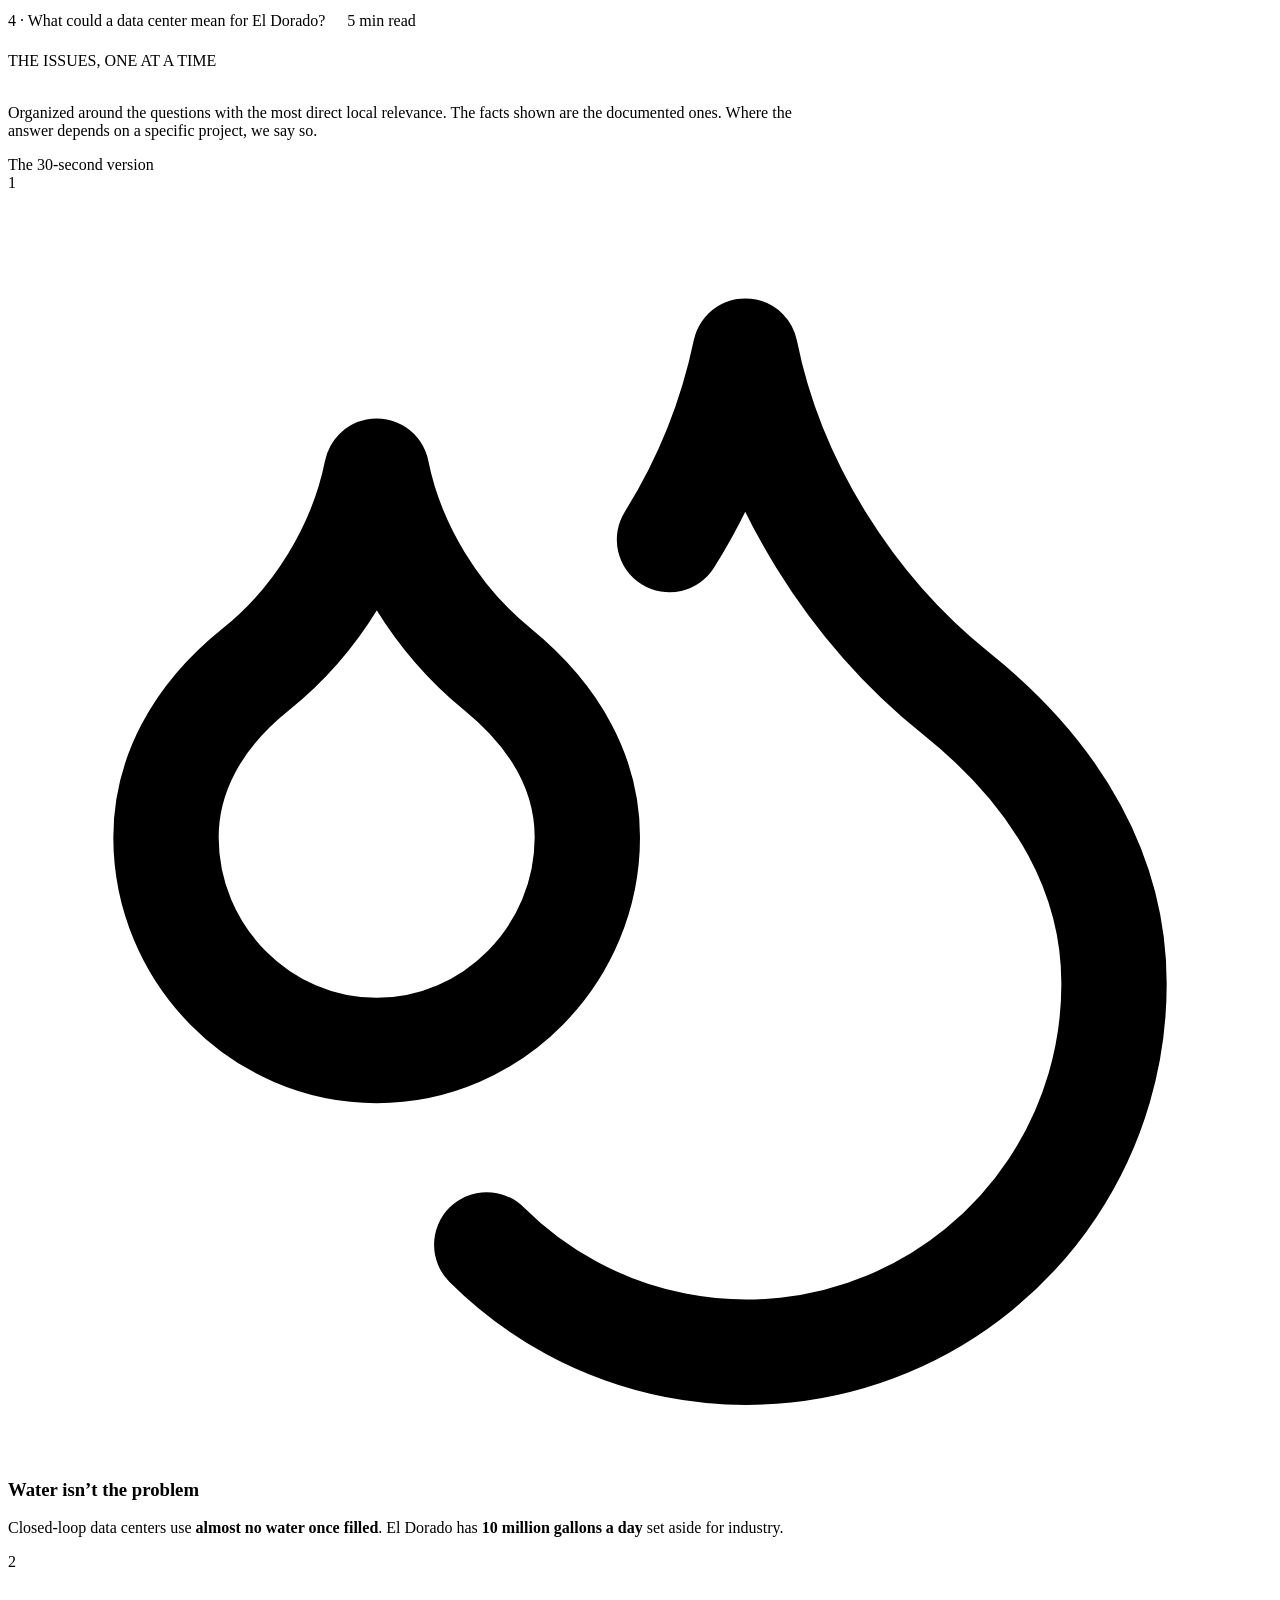
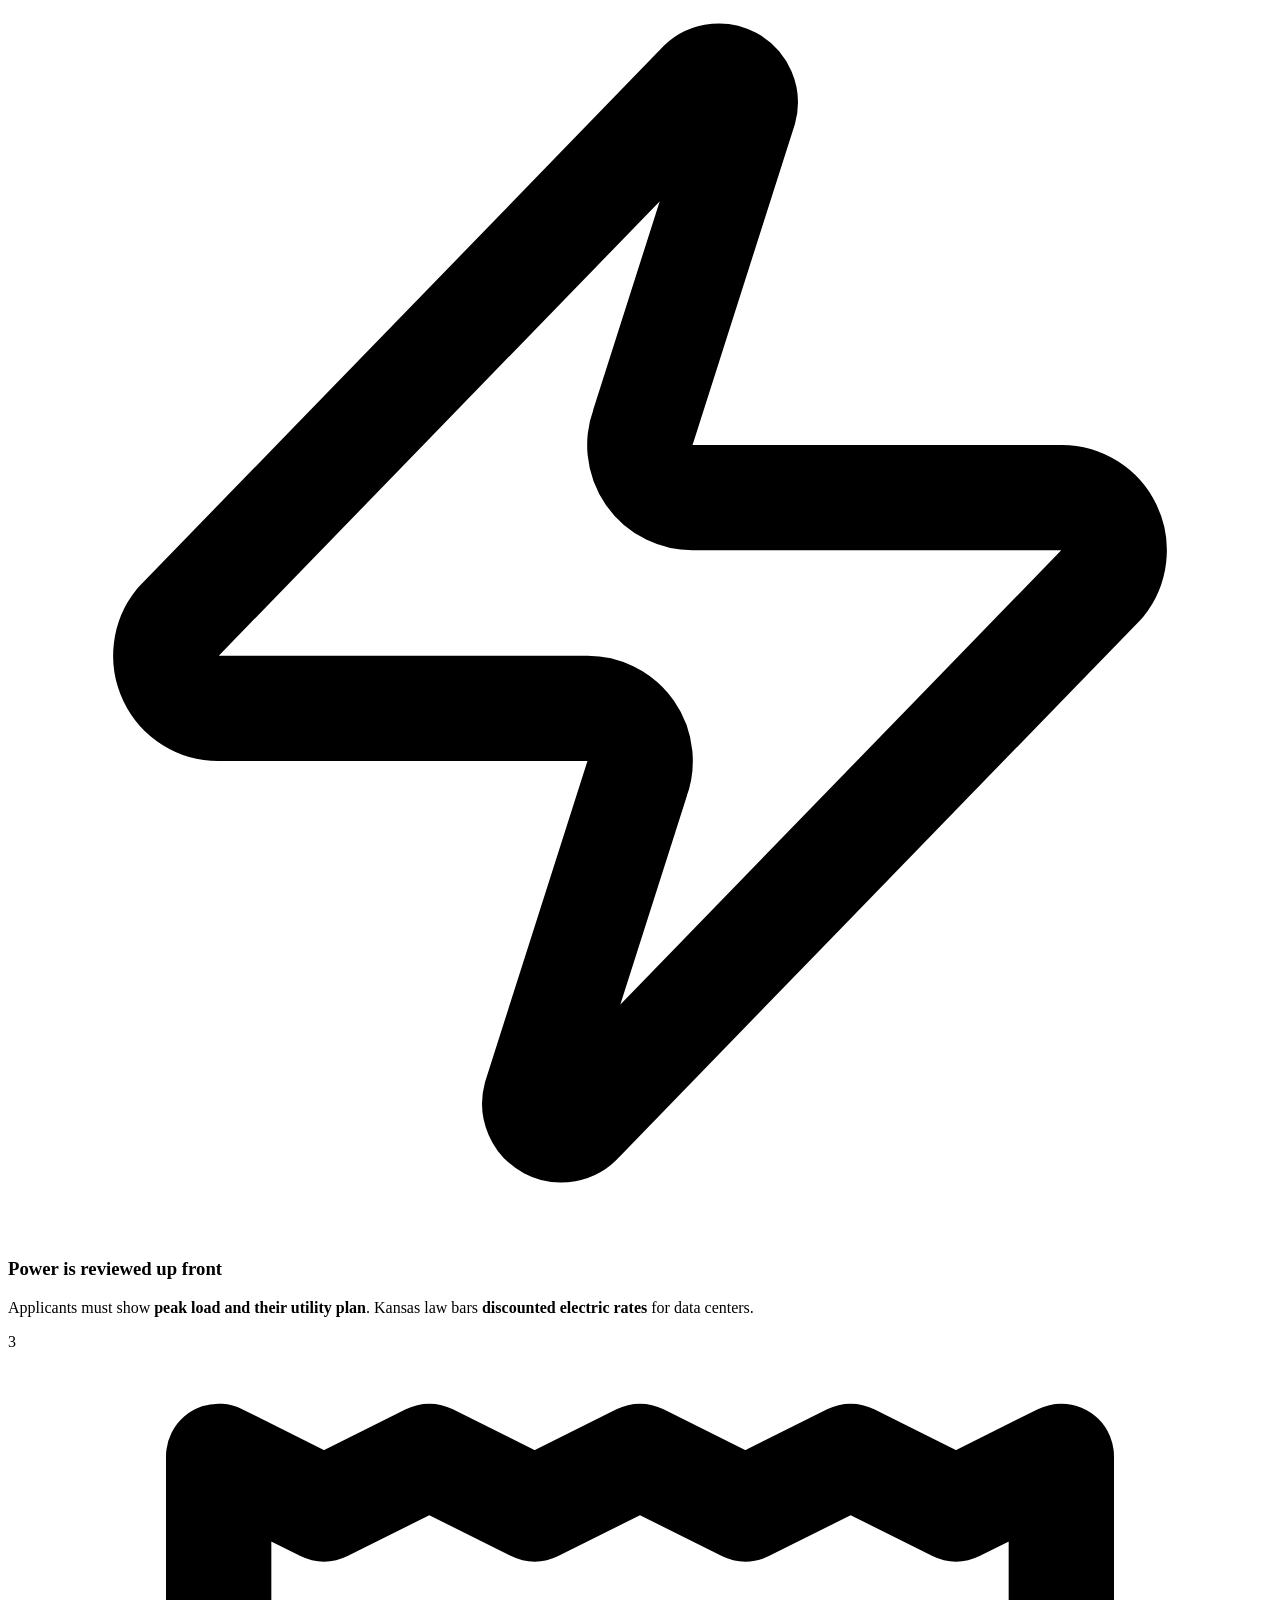
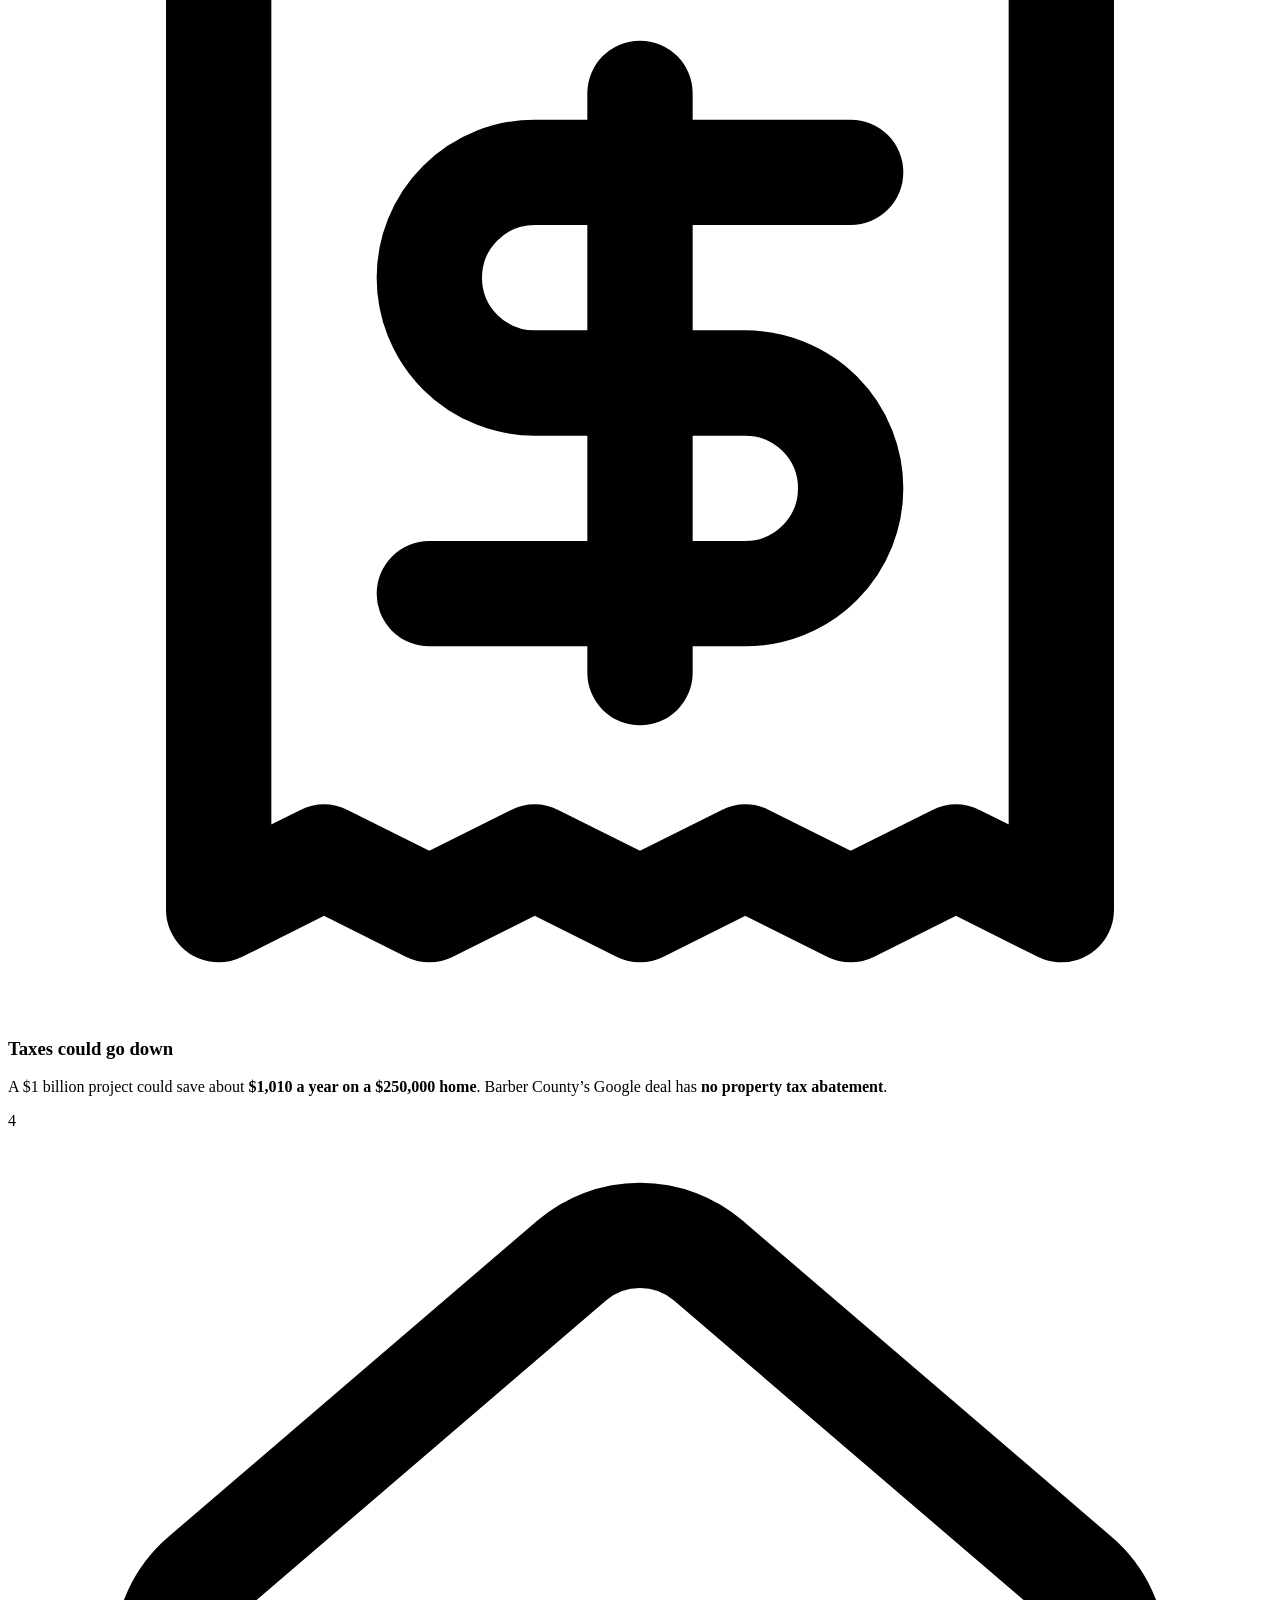
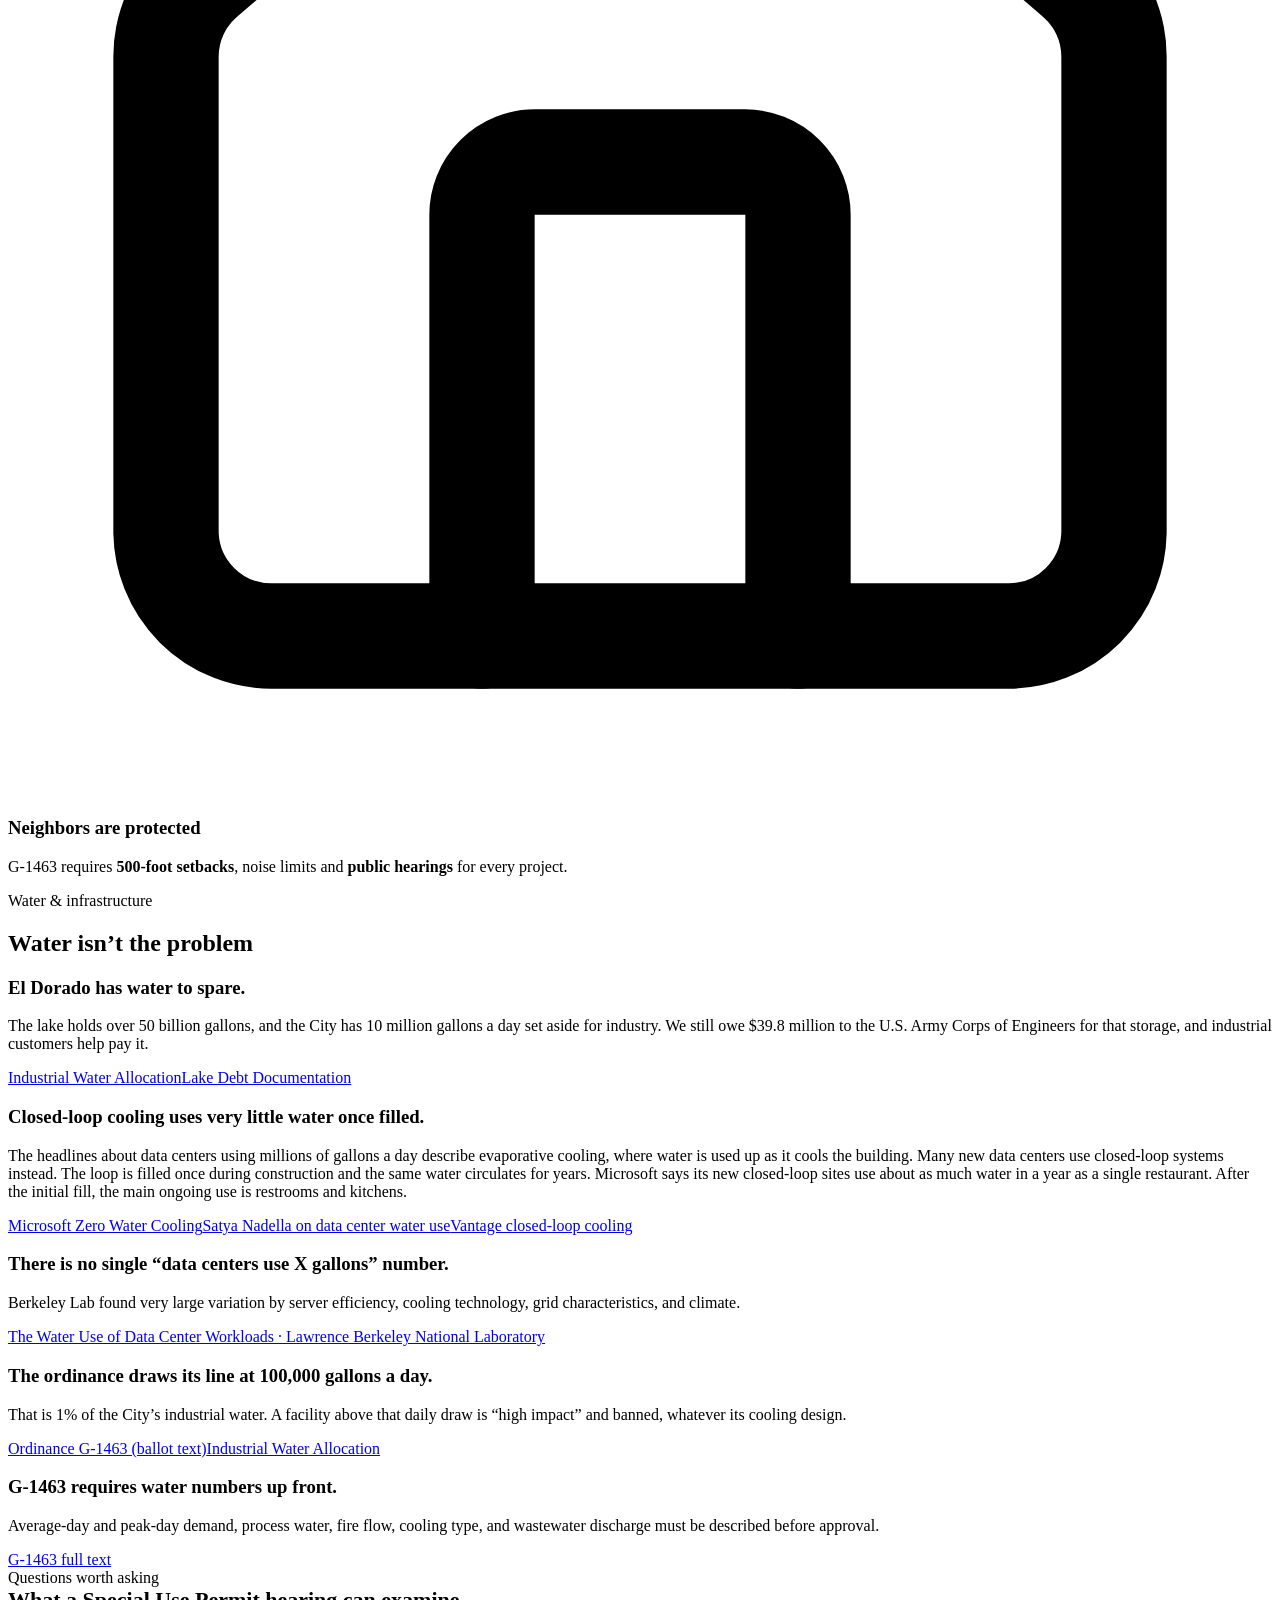
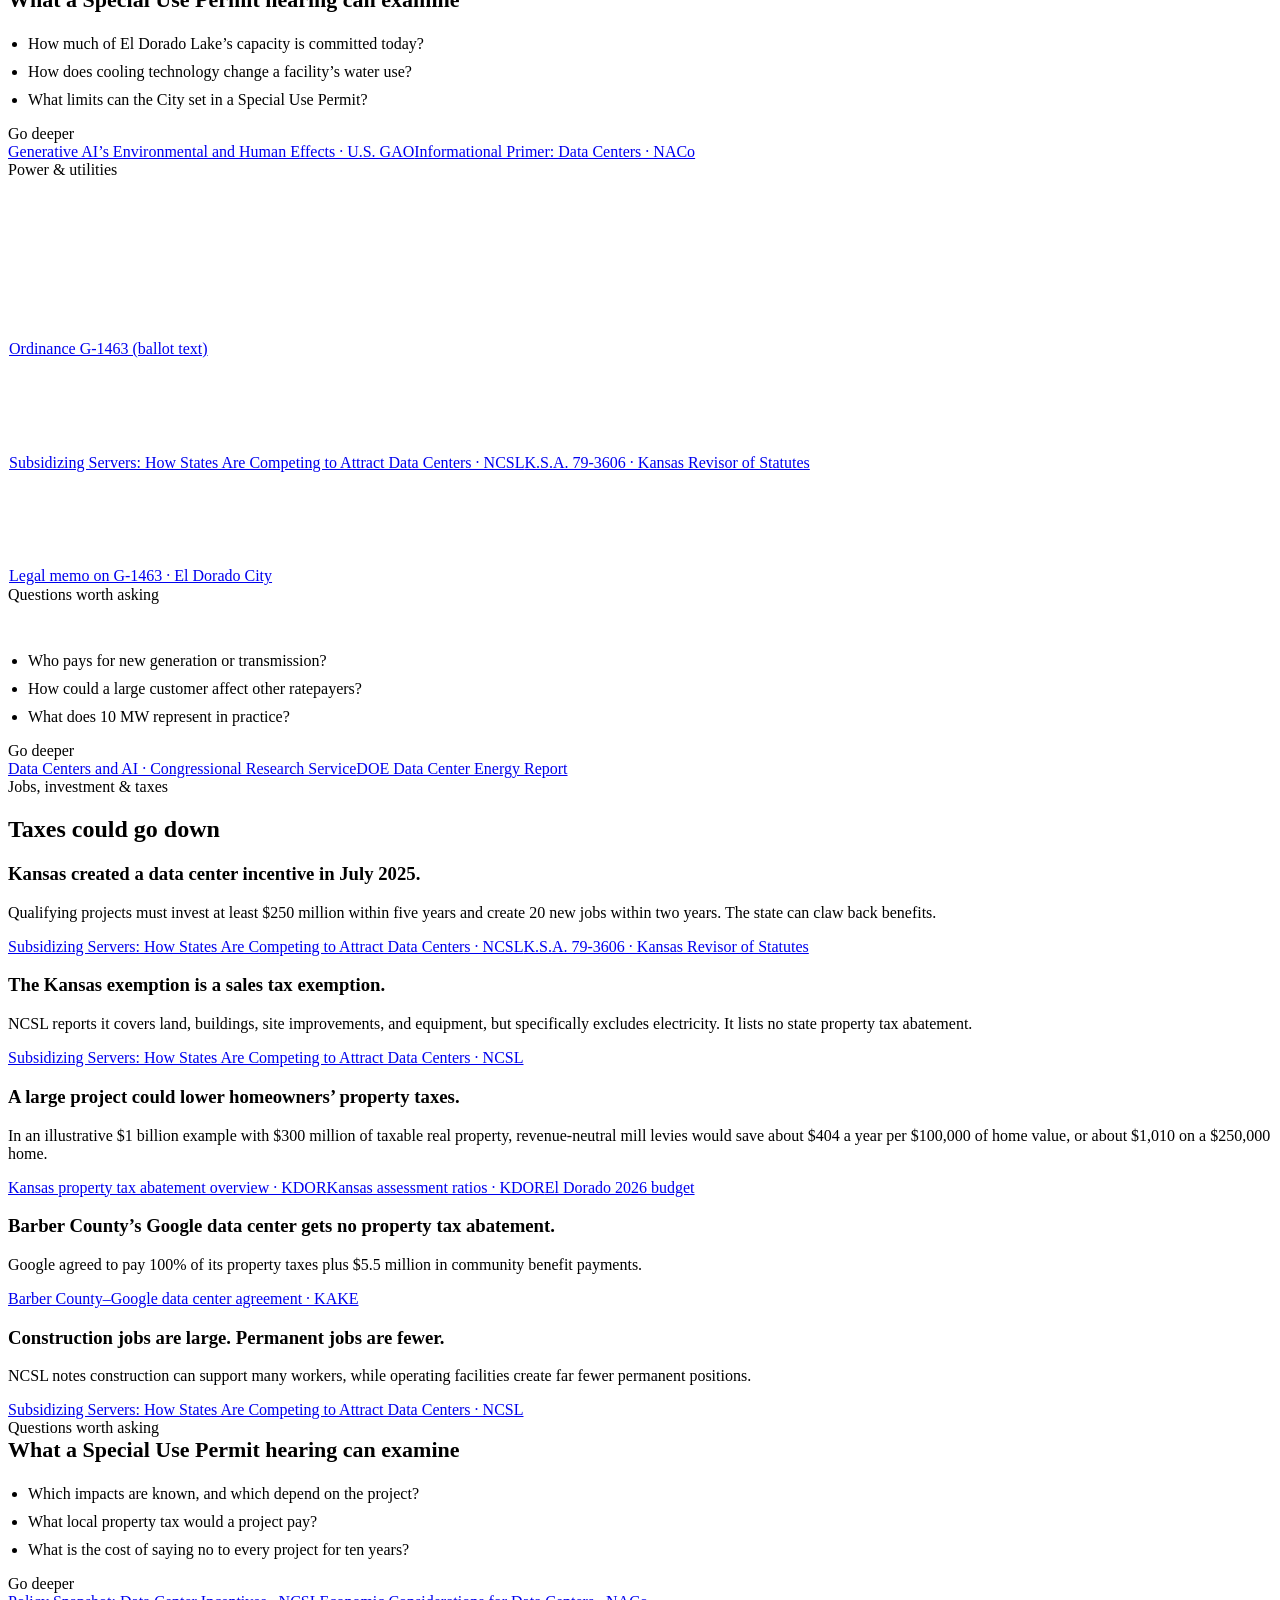
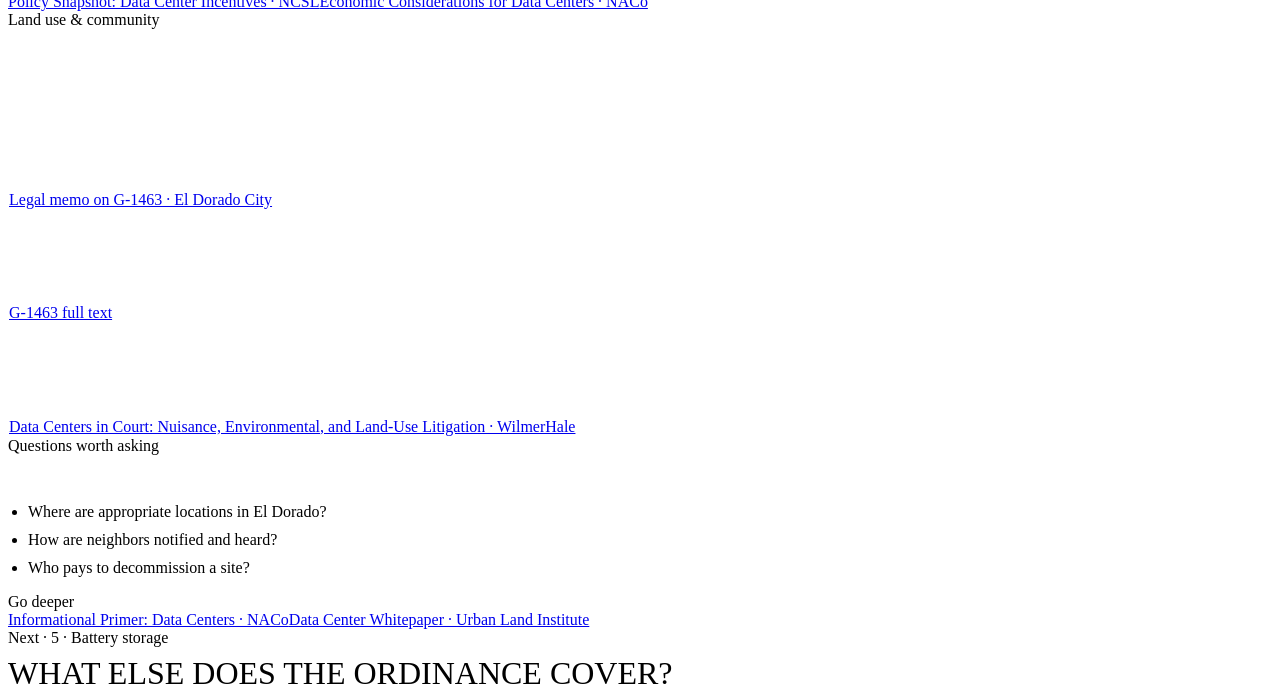
<file: impacts.html>
<!-- PAGE: Impacts -->
<!DOCTYPE html>
<html lang="en">
<head>
<title>Impacts: Water, Power, Jobs &amp; Taxes · El Dorado Forward</title>
<meta name="description" content="The issues organized one at a time — water, power, jobs, taxes, and land use — with documented facts and questions worth asking at any Special Use Permit hearing.">
<!-- CANONICAL: https://eldoradoforward.com/impacts/ -->
<!-- OG_TITLE: Impacts: Water, Power, Jobs &amp; Taxes · El Dorado Forward -->
<!-- INJECT:HEAD -->
</head>
<body>
<!-- INJECT:HEADER -->
<main>

<!-- PAGE HEAD -->
  <section class="edf-section edf-section--subtle edf-section--pad8">
    <div class="edf-section__inner">
      <div style="display:flex;flex-direction:column;gap:18px;max-width:820px;">
        <div style="display:flex;gap:12px;align-items:center;flex-wrap:wrap;">
          <div class="edf-eyebrow">
            <span class="edf-eyebrow__bar"></span>
            4 &middot; What could a data center mean for El Dorado?
          </div>
          <span style="display:inline-flex;align-items:center;gap:6px;font:600 13px/1 var(--font-body);color:var(--fg-2);background:var(--bg-page);border:1px solid var(--border-1);border-radius:var(--radius-sm);padding:4px 10px;">5 min read</span>
        </div>
        <h1 style="font:var(--type-h1);text-transform:uppercase;letter-spacing:var(--tracking-display);margin:0;">The issues, one at a time</h1>
        <p class="edf-p">Organized around the questions with the most direct local relevance. The facts shown are the documented ones. Where the answer depends on a specific project, we say so.</p>
      </div>
    </div>
  </section>

  <section class="edf-section edf-section--subtle edf-section--pad8">
    <div class="edf-section__inner">
      <div class="edf-eyebrow"><span class="edf-eyebrow__bar"></span>The 30-second version</div>
      <div class="edf-step-grid" style="margin-top:var(--space-7);">
        <div class="edf-step-card">
          <div class="edf-step-card__top">
            <span class="edf-step-card__n">1</span>
            <span class="edf-step-card__icon"><svg xmlns="http://www.w3.org/2000/svg" width="100%" height="100%" viewBox="0 0 24 24" fill="none" stroke="currentColor" stroke-width="2" stroke-linecap="round" stroke-linejoin="round"><path d="M7 16.3c2.2 0 4-1.83 4-4.05 0-1.16-.57-2.26-1.71-3.19S7.29 6.75 7 5.3c-.29 1.45-1.14 2.84-2.29 3.76S3 11.1 3 12.25c0 2.22 1.8 4.05 4 4.05z"/><path d="M12.56 6.6A10.97 10.97 0 0 0 14 3.02c.5 2.5 2 4.9 4 6.5s3 3.5 3 5.5a6.98 6.98 0 0 1-11.91 4.97"/></svg></span>
          </div>
          <h3 class="edf-step-card__title">Water isn’t the problem</h3>
          <p class="edf-step-card__body">Closed-loop data centers use <strong>almost no water once filled</strong>. El Dorado has <strong>10 million gallons a day</strong> set aside for industry.</p>
        </div>
        <div class="edf-step-card">
          <div class="edf-step-card__top">
            <span class="edf-step-card__n">2</span>
            <span class="edf-step-card__icon"><svg xmlns="http://www.w3.org/2000/svg" width="100%" height="100%" viewBox="0 0 24 24" fill="none" stroke="currentColor" stroke-width="2" stroke-linecap="round" stroke-linejoin="round"><path d="M4 14a1 1 0 0 1-.78-1.63l9.9-10.2a.5.5 0 0 1 .86.46l-1.92 6.02A1 1 0 0 0 13 10h7a1 1 0 0 1 .78 1.63l-9.9 10.2a.5.5 0 0 1-.86-.46l1.92-6.02A1 1 0 0 0 11 14z"/></svg></span>
          </div>
          <h3 class="edf-step-card__title">Power is reviewed up front</h3>
          <p class="edf-step-card__body">Applicants must show <strong>peak load and their utility plan</strong>. Kansas law bars <strong>discounted electric rates</strong> for data centers.</p>
        </div>
        <div class="edf-step-card">
          <div class="edf-step-card__top">
            <span class="edf-step-card__n">3</span>
            <span class="edf-step-card__icon"><svg xmlns="http://www.w3.org/2000/svg" width="100%" height="100%" viewBox="0 0 24 24" fill="none" stroke="currentColor" stroke-width="2" stroke-linecap="round" stroke-linejoin="round"><path d="M4 2v20l2-1 2 1 2-1 2 1 2-1 2 1 2-1 2 1V2l-2 1-2-1-2 1-2-1-2 1-2-1-2 1Z"/><path d="M16 8h-6a2 2 0 1 0 0 4h4a2 2 0 1 1 0 4H8"/><path d="M12 17.5v-11"/></svg></span>
          </div>
          <h3 class="edf-step-card__title">Taxes could go down</h3>
          <p class="edf-step-card__body">A $1 billion project could save about <strong>$1,010 a year on a $250,000 home</strong>. Barber County’s Google deal has <strong>no property tax abatement</strong>.</p>
        </div>
        <div class="edf-step-card">
          <div class="edf-step-card__top">
            <span class="edf-step-card__n">4</span>
            <span class="edf-step-card__icon"><svg xmlns="http://www.w3.org/2000/svg" width="100%" height="100%" viewBox="0 0 24 24" fill="none" stroke="currentColor" stroke-width="2" stroke-linecap="round" stroke-linejoin="round"><path d="M15 21v-8a1 1 0 0 0-1-1h-4a1 1 0 0 0-1 1v8"/><path d="M3 10a2 2 0 0 1 .709-1.528l7-5.999a2 2 0 0 1 2.582 0l7 5.999A2 2 0 0 1 21 10v9a2 2 0 0 1-2 2H5a2 2 0 0 1-2-2z"/></svg></span>
          </div>
          <h3 class="edf-step-card__title">Neighbors are protected</h3>
          <p class="edf-step-card__body">G-1463 requires <strong>500-foot setbacks</strong>, noise limits and <strong>public hearings</strong> for every project.</p>
        </div>
      </div>
    </div>
  </section>


  <section id="water" class="edf-section edf-section--subtle edf-section--pad8">
    <div class="edf-section__inner">
      <div class="edf-eyebrow"><span class="edf-eyebrow__bar"></span>Water &amp; infrastructure</div>
      <h2 class="edf-h2">Water isn’t the problem</h2>
      <div class="edf-four-problems" style="margin-top:var(--space-7);">
        
    <div class="edf-problem-card">
      <div class="edf-problem-card__body" style="grid-column:1/-1;">
        <h3 class="edf-problem-card__title">El Dorado has water to spare.</h3>
        <p class="edf-problem-card__text">The lake holds over 50 billion gallons, and the City has 10 million gallons a day set aside for industry. We still owe $39.8 million to the U.S. Army Corps of Engineers for that storage, and industrial customers help pay it.</p>
        <div class="edf-src"><div class="edf-src__row"><a class="edf-src__link" href="https://www.eldoks.gov/DocumentCenter/View/397/El-Dorado-Lake-Western-Water-Study-PDF?bidId=" target="_blank" rel="noopener">Industrial Water Allocation</a><span class="edf-src__sep"></span><a class="edf-src__link" href="https://citizenportal.ai/articles/8577252/Kansas/Butler-County/El-Dorado/City-staff-outlines-El-Dorados-2379-million-municipal-debt-and-398-million-Army-Corps-obligation" target="_blank" rel="noopener">Lake Debt Documentation</a></div></div>
      </div>
    </div>
    <div class="edf-problem-card">
      <div class="edf-problem-card__body" style="grid-column:1/-1;">
        <h3 class="edf-problem-card__title">Closed-loop cooling uses very little water once filled.</h3>
        <p class="edf-problem-card__text">The headlines about data centers using millions of gallons a day describe evaporative cooling, where water is used up as it cools the building. Many new data centers use closed-loop systems instead. The loop is filled once during construction and the same water circulates for years. Microsoft says its new closed-loop sites use about as much water in a year as a single restaurant. After the initial fill, the main ongoing use is restrooms and kitchens.</p>
        <div class="edf-src"><div class="edf-src__row"><a class="edf-src__link" href="https://www.microsoft.com/en-us/microsoft-cloud/blog/2024/12/09/sustainable-by-design-next-generation-datacenters-consume-zero-water-for-cooling/" target="_blank" rel="noopener">Microsoft Zero Water Cooling</a><span class="edf-src__sep"></span><a class="edf-src__link" href="https://www.windowscentral.com/microsoft/satya-nadella-microsofts-ai-data-center-water-cooling-a-single-restaurant" target="_blank" rel="noopener">Satya Nadella on data center water use</a><span class="edf-src__sep"></span><a class="edf-src__link" href="https://blog.vantage-dc.com/2026/04/22/cooling-without-the-drain-how-closed-loop-systems-cut-day-to-day-water-use/" target="_blank" rel="noopener">Vantage closed-loop cooling</a></div></div>
      </div>
    </div>
    <div class="edf-problem-card">
      <div class="edf-problem-card__body" style="grid-column:1/-1;">
        <h3 class="edf-problem-card__title">There is no single “data centers use X gallons” number.</h3>
        <p class="edf-problem-card__text">Berkeley Lab found very large variation by server efficiency, cooling technology, grid characteristics, and climate.</p>
        <div class="edf-src"><div class="edf-src__row"><a class="edf-src__link" href="https://datacenters.lbl.gov/publications/water-use-data-center-workloads" target="_blank" rel="noopener">The Water Use of Data Center Workloads · Lawrence Berkeley National Laboratory</a></div></div>
      </div>
    </div>
    <div class="edf-problem-card">
      <div class="edf-problem-card__body" style="grid-column:1/-1;">
        <h3 class="edf-problem-card__title">The ordinance draws its line at 100,000 gallons a day.</h3>
        <p class="edf-problem-card__text">That is 1% of the City’s industrial water. A facility above that daily draw is “high impact” and banned, whatever its cooling design.</p>
        <div class="edf-src"><div class="edf-src__row"><a class="edf-src__link" href="/research/library/pdf/eldorado-petition-ordinance.pdf" target="_blank" rel="noopener">Ordinance G-1463 (ballot text)</a><span class="edf-src__sep"></span><a class="edf-src__link" href="https://www.eldoks.gov/DocumentCenter/View/397/El-Dorado-Lake-Western-Water-Study-PDF?bidId=" target="_blank" rel="noopener">Industrial Water Allocation</a></div></div>
      </div>
    </div>
    <div class="edf-problem-card">
      <div class="edf-problem-card__body" style="grid-column:1/-1;">
        <h3 class="edf-problem-card__title">G-1463 requires water numbers up front.</h3>
        <p class="edf-problem-card__text">Average-day and peak-day demand, process water, fire flow, cooling type, and wastewater discharge must be described before approval.</p>
        <div class="edf-src"><div class="edf-src__row"><a class="edf-src__link" href="/research/library/pdf/eldorado-zoning-amendments-approved.pdf" target="_blank" rel="noopener">G-1463 full text</a></div></div>
      </div>
    </div>
      </div>
      <div style="margin-top:var(--space-8); padding:var(--space-7); background:var(--bg-subtle); border-radius:var(--radius-lg);">
        <div class="edf-eyebrow" style="color:var(--edf-green);"><span class="edf-eyebrow__bar"></span>Questions worth asking</div>
        <h3 class="edf-h2" style="font-size:22px;margin-top:var(--space-4);">What a Special Use Permit hearing can examine</h3>
        <ul style="margin-top:var(--space-4); padding-left:1.25em; display:flex; flex-direction:column; gap:10px;">
          <li>How much of El Dorado Lake’s capacity is committed today?</li><li>How does cooling technology change a facility’s water use?</li><li>What limits can the City set in a Special Use Permit?</li>
        </ul>
      </div>
      <div class="edf-src edf-src__also" style="margin-top:var(--space-6);"><div class="edf-eyebrow"><span class="edf-eyebrow__bar"></span>Go deeper</div><div class="edf-src__row"><a class="edf-src__link" href="https://www.gao.gov/products/gao-25-107172" target="_blank" rel="noopener">Generative AI’s Environmental and Human Effects · U.S. GAO</a><span class="edf-src__sep"></span><a class="edf-src__link" href="https://www.naco.org/resource/naco-informational-primer-and-county-considerations-data-centers" target="_blank" rel="noopener">Informational Primer: Data Centers · NACo</a></div></div>
    </div>
  </section>

  <section id="power" class="edf-section edf-section--navy edf-section--pad8">
    <div class="edf-section__inner">
      <div class="edf-eyebrow" style="color:var(--edf-lime);"><span class="edf-eyebrow__bar"></span>Power &amp; utilities</div>
      <h2 class="edf-h2 edf-h2--dark" style="color:#fff;">Power is reviewed up front</h2>
      <div class="edf-four-problems" style="margin-top:var(--space-7);">
        
    <div class="edf-problem-card" style="background:rgba(255,255,255,.08);border:1px solid rgba(255,255,255,.12);">
      <div class="edf-problem-card__body" style="grid-column:1/-1;">
        <h3 class="edf-problem-card__title" style="color:#fff;">10 MW is the ordinance’s power trigger.</h3>
        <p class="edf-problem-card__text" style="color:rgba(255,255,255,.8);">Any computing facility with a peak electrical load above ten megawatts is “high impact.”</p>
        <div class="edf-src edf-src--dark"><div class="edf-src__row"><a class="edf-src__link" href="/research/library/pdf/eldorado-petition-ordinance.pdf" target="_blank" rel="noopener">Ordinance G-1463 (ballot text)</a></div></div>
      </div>
    </div>
    <div class="edf-problem-card" style="background:rgba(255,255,255,.08);border:1px solid rgba(255,255,255,.12);">
      <div class="edf-problem-card__body" style="grid-column:1/-1;">
        <h3 class="edf-problem-card__title" style="color:#fff;">Kansas ties its incentive to a 10-year power contract.</h3>
        <p class="edf-problem-card__text" style="color:rgba(255,255,255,.8);">To qualify for the state incentive, a data center must enter a 10-year electricity purchase agreement with its local utility.</p>
        <div class="edf-src edf-src--dark"><div class="edf-src__row"><a class="edf-src__link" href="https://www.ncsl.org/fiscal/subsidizing-servers-how-states-are-competing-to-attract-data-centers" target="_blank" rel="noopener">Subsidizing Servers: How States Are Competing to Attract Data Centers · NCSL</a><span class="edf-src__sep"></span><a class="edf-src__link" href="https://ksrevisor.gov/statutes/chapters/ch79/079_036_0006.html" target="_blank" rel="noopener">K.S.A. 79-3606 · Kansas Revisor of Statutes</a></div></div>
      </div>
    </div>
    <div class="edf-problem-card" style="background:rgba(255,255,255,.08);border:1px solid rgba(255,255,255,.12);">
      <div class="edf-problem-card__body" style="grid-column:1/-1;">
        <h3 class="edf-problem-card__title" style="color:#fff;">Applicants must show their utility path.</h3>
        <p class="edf-problem-card__text" style="color:rgba(255,255,255,.8);">G-1463 requires peak load in megawatts, planned interconnections, backup generation inventory, and Evergy Path to Power status.</p>
        <div class="edf-src edf-src--dark"><div class="edf-src__row"><a class="edf-src__link" href="/research/library/pdf/eldocomm-summary-legal-brief.pdf" target="_blank" rel="noopener">Legal memo on G-1463 · El Dorado City</a></div></div>
      </div>
    </div>
      </div>
      <div style="margin-top:var(--space-8); padding:var(--space-7); background:rgba(255,255,255,.07); border-radius:var(--radius-lg);">
        <div class="edf-eyebrow" style="color:var(--edf-lime);"><span class="edf-eyebrow__bar"></span>Questions worth asking</div>
        <h3 class="edf-h2" style="font-size:22px;color:#fff;margin-top:var(--space-4);">What a Special Use Permit hearing can examine</h3>
        <ul style="margin-top:var(--space-4); padding-left:1.25em; display:flex; flex-direction:column; gap:10px;">
          <li>Who pays for new generation or transmission?</li><li>How could a large customer affect other ratepayers?</li><li>What does 10 MW represent in practice?</li>
        </ul>
      </div>
      <div class="edf-src edf-src__also edf-src--dark" style="margin-top:var(--space-6);"><div class="edf-eyebrow" style="color:var(--edf-lime);"><span class="edf-eyebrow__bar"></span>Go deeper</div><div class="edf-src__row"><a class="edf-src__link" href="https://crsreports.congress.gov/product/pdf/R/R48371" target="_blank" rel="noopener">Data Centers and AI · Congressional Research Service</a><span class="edf-src__sep"></span><a class="edf-src__link" href="https://www.energy.gov/eere/femp/data-center-energy-efficiency" target="_blank" rel="noopener">DOE Data Center Energy Report</a></div></div>
    </div>
  </section>

  <section id="jobs" class="edf-section edf-section--subtle edf-section--pad8">
    <div class="edf-section__inner">
      <div class="edf-eyebrow"><span class="edf-eyebrow__bar"></span>Jobs, investment &amp; taxes</div>
      <h2 class="edf-h2">Taxes could go down</h2>
      <div class="edf-four-problems" style="margin-top:var(--space-7);">
        
    <div class="edf-problem-card">
      <div class="edf-problem-card__body" style="grid-column:1/-1;">
        <h3 class="edf-problem-card__title">Kansas created a data center incentive in July 2025.</h3>
        <p class="edf-problem-card__text">Qualifying projects must invest at least $250 million within five years and create 20 new jobs within two years. The state can claw back benefits.</p>
        <div class="edf-src"><div class="edf-src__row"><a class="edf-src__link" href="https://www.ncsl.org/fiscal/subsidizing-servers-how-states-are-competing-to-attract-data-centers" target="_blank" rel="noopener">Subsidizing Servers: How States Are Competing to Attract Data Centers · NCSL</a><span class="edf-src__sep"></span><a class="edf-src__link" href="https://ksrevisor.gov/statutes/chapters/ch79/079_036_0006.html" target="_blank" rel="noopener">K.S.A. 79-3606 · Kansas Revisor of Statutes</a></div></div>
      </div>
    </div>
    <div class="edf-problem-card">
      <div class="edf-problem-card__body" style="grid-column:1/-1;">
        <h3 class="edf-problem-card__title">The Kansas exemption is a sales tax exemption.</h3>
        <p class="edf-problem-card__text">NCSL reports it covers land, buildings, site improvements, and equipment, but specifically excludes electricity. It lists no state property tax abatement.</p>
        <div class="edf-src"><div class="edf-src__row"><a class="edf-src__link" href="https://www.ncsl.org/fiscal/subsidizing-servers-how-states-are-competing-to-attract-data-centers" target="_blank" rel="noopener">Subsidizing Servers: How States Are Competing to Attract Data Centers · NCSL</a></div></div>
      </div>
    </div>
    <div class="edf-problem-card">
      <div class="edf-problem-card__body" style="grid-column:1/-1;">
        <h3 class="edf-problem-card__title">A large project could lower homeowners’ property taxes.</h3>
        <p class="edf-problem-card__text">In an illustrative $1 billion example with $300 million of taxable real property, revenue-neutral mill levies would save about $404 a year per $100,000 of home value, or about $1,010 on a $250,000 home.</p>
        <div class="edf-src"><div class="edf-src__row"><a class="edf-src__link" href="https://www.ksrevenue.gov/pvdbproptaxabate.html" target="_blank" rel="noopener">Kansas property tax abatement overview · KDOR</a><span class="edf-src__sep"></span><a class="edf-src__link" href="https://www.ksrevenue.gov/pvdbassessratio.html" target="_blank" rel="noopener">Kansas assessment ratios · KDOR</a><span class="edf-src__sep"></span><a class="edf-src__link" href="https://www.eldoks.gov/DocumentCenter/View/14333/Final-City-of-El-Dorado-Combined-Budget-and-RNR-Hearing-Notice-PDF---Published-9-2-2025" target="_blank" rel="noopener">El Dorado 2026 budget</a></div></div>
      </div>
    </div>
    <div class="edf-problem-card">
      <div class="edf-problem-card__body" style="grid-column:1/-1;">
        <h3 class="edf-problem-card__title">Barber County’s Google data center gets no property tax abatement.</h3>
        <p class="edf-problem-card__text">Google agreed to pay 100% of its property taxes plus $5.5 million in community benefit payments.</p>
        <div class="edf-src"><div class="edf-src__row"><a class="edf-src__link" href="https://www.kake.com/story/50000000/barber-county-google-data-center" target="_blank" rel="noopener">Barber County–Google data center agreement · KAKE</a></div></div>
      </div>
    </div>
    <div class="edf-problem-card">
      <div class="edf-problem-card__body" style="grid-column:1/-1;">
        <h3 class="edf-problem-card__title">Construction jobs are large. Permanent jobs are fewer.</h3>
        <p class="edf-problem-card__text">NCSL notes construction can support many workers, while operating facilities create far fewer permanent positions.</p>
        <div class="edf-src"><div class="edf-src__row"><a class="edf-src__link" href="https://www.ncsl.org/fiscal/subsidizing-servers-how-states-are-competing-to-attract-data-centers" target="_blank" rel="noopener">Subsidizing Servers: How States Are Competing to Attract Data Centers · NCSL</a></div></div>
      </div>
    </div>
      </div>
      <div style="margin-top:var(--space-8); padding:var(--space-7); background:var(--bg-subtle); border-radius:var(--radius-lg);">
        <div class="edf-eyebrow" style="color:var(--edf-green);"><span class="edf-eyebrow__bar"></span>Questions worth asking</div>
        <h3 class="edf-h2" style="font-size:22px;margin-top:var(--space-4);">What a Special Use Permit hearing can examine</h3>
        <ul style="margin-top:var(--space-4); padding-left:1.25em; display:flex; flex-direction:column; gap:10px;">
          <li>Which impacts are known, and which depend on the project?</li><li>What local property tax would a project pay?</li><li>What is the cost of saying no to every project for ten years?</li>
        </ul>
      </div>
      <div class="edf-src edf-src__also" style="margin-top:var(--space-6);"><div class="edf-eyebrow"><span class="edf-eyebrow__bar"></span>Go deeper</div><div class="edf-src__row"><a class="edf-src__link" href="https://www.ncsl.org/fiscal/policy-snapshot-data-center-incentives" target="_blank" rel="noopener">Policy Snapshot: Data Center Incentives · NCSL</a><span class="edf-src__sep"></span><a class="edf-src__link" href="https://www.naco.org/event/economic-considerations-data-centers-understanding-revenue-risk-and-long-term-value" target="_blank" rel="noopener">Economic Considerations for Data Centers · NACo</a></div></div>
    </div>
  </section>

  <section id="land" class="edf-section edf-section--navy edf-section--pad8">
    <div class="edf-section__inner">
      <div class="edf-eyebrow" style="color:var(--edf-lime);"><span class="edf-eyebrow__bar"></span>Land use &amp; community</div>
      <h2 class="edf-h2 edf-h2--dark" style="color:#fff;">Neighbors are protected</h2>
      <div class="edf-four-problems" style="margin-top:var(--space-7);">
        
    <div class="edf-problem-card" style="background:rgba(255,255,255,.08);border:1px solid rgba(255,255,255,.12);">
      <div class="edf-problem-card__body" style="grid-column:1/-1;">
        <h3 class="edf-problem-card__title" style="color:#fff;">Setbacks are already required.</h3>
        <p class="edf-problem-card__text" style="color:rgba(255,255,255,.8);">G-1463 requires a 500-foot setback between generator and cooling yards, substations, or fuel storage and residential districts or sensitive uses.</p>
        <div class="edf-src edf-src--dark"><div class="edf-src__row"><a class="edf-src__link" href="/research/library/pdf/eldocomm-summary-legal-brief.pdf" target="_blank" rel="noopener">Legal memo on G-1463 · El Dorado City</a></div></div>
      </div>
    </div>
    <div class="edf-problem-card" style="background:rgba(255,255,255,.08);border:1px solid rgba(255,255,255,.12);">
      <div class="edf-problem-card__body" style="grid-column:1/-1;">
        <h3 class="edf-problem-card__title" style="color:#fff;">Noise can be conditioned.</h3>
        <p class="edf-problem-card__text" style="color:rgba(255,255,255,.8);">The City may require acoustic enclosures, post-construction sound testing, and limits on generator testing.</p>
        <div class="edf-src edf-src--dark"><div class="edf-src__row"><a class="edf-src__link" href="/research/library/pdf/eldorado-zoning-amendments-approved.pdf" target="_blank" rel="noopener">G-1463 full text</a></div></div>
      </div>
    </div>
    <div class="edf-problem-card" style="background:rgba(255,255,255,.08);border:1px solid rgba(255,255,255,.12);">
      <div class="edf-problem-card__body" style="grid-column:1/-1;">
        <h3 class="edf-problem-card__title" style="color:#fff;">Litigation is rising where process is weak.</h3>
        <p class="edf-problem-card__text" style="color:rgba(255,255,255,.8);">WilmerHale describes a growing wave of nuisance, environmental, and land-use suits against data center projects.</p>
        <div class="edf-src edf-src--dark"><div class="edf-src__row"><a class="edf-src__link" href="/research/library/pdf/wilmerhale-data-centers-in-court.pdf" target="_blank" rel="noopener">Data Centers in Court: Nuisance, Environmental, and Land-Use Litigation · WilmerHale</a></div></div>
      </div>
    </div>
      </div>
      <div style="margin-top:var(--space-8); padding:var(--space-7); background:rgba(255,255,255,.07); border-radius:var(--radius-lg);">
        <div class="edf-eyebrow" style="color:var(--edf-lime);"><span class="edf-eyebrow__bar"></span>Questions worth asking</div>
        <h3 class="edf-h2" style="font-size:22px;color:#fff;margin-top:var(--space-4);">What a Special Use Permit hearing can examine</h3>
        <ul style="margin-top:var(--space-4); padding-left:1.25em; display:flex; flex-direction:column; gap:10px;">
          <li>Where are appropriate locations in El Dorado?</li><li>How are neighbors notified and heard?</li><li>Who pays to decommission a site?</li>
        </ul>
      </div>
      <div class="edf-src edf-src__also edf-src--dark" style="margin-top:var(--space-6);"><div class="edf-eyebrow" style="color:var(--edf-lime);"><span class="edf-eyebrow__bar"></span>Go deeper</div><div class="edf-src__row"><a class="edf-src__link" href="https://www.naco.org/resource/naco-informational-primer-and-county-considerations-data-centers" target="_blank" rel="noopener">Informational Primer: Data Centers · NACo</a><span class="edf-src__sep"></span><a class="edf-src__link" href="/research/library/pdf/uli-data-center-whitepaper.pdf" target="_blank" rel="noopener">Data Center Whitepaper · Urban Land Institute</a></div></div>
    </div>
  </section>

<!-- NEXT PAGE -->
  <section class="edf-section edf-section--pad8" style="border-top:1px solid var(--border-1);">
    <div class="edf-section__inner">
      <a href="/battery/" style="display:flex;justify-content:space-between;align-items:center;gap:24px;text-decoration:none;color:var(--fg-1);">
        <div style="display:flex;flex-direction:column;gap:8px;">
          <div class="edf-eyebrow">
            <span class="edf-eyebrow__bar"></span>
            Next &middot; 5 &middot; Battery storage
          </div>
          <span style="font:var(--type-h2);text-transform:uppercase;font-size:32px;">What else does the ordinance cover?</span>
        </div>
        <span style="display:inline-flex;align-items:center;justify-content:center;width:52px;height:52px;border-radius:50%;background:var(--edf-blue);color:#fff;flex:none;">
          <svg width="20" height="20" viewBox="0 0 24 24" fill="none" stroke="currentColor" stroke-width="2.5" stroke-linecap="round" stroke-linejoin="round"><path d="M5 12h14M12 5l7 7-7 7"/></svg>
        </span>
      </a>
    </div>
  </section>

</main>
<!-- INJECT:FOOTER -->
</body>
</html>
</file>
